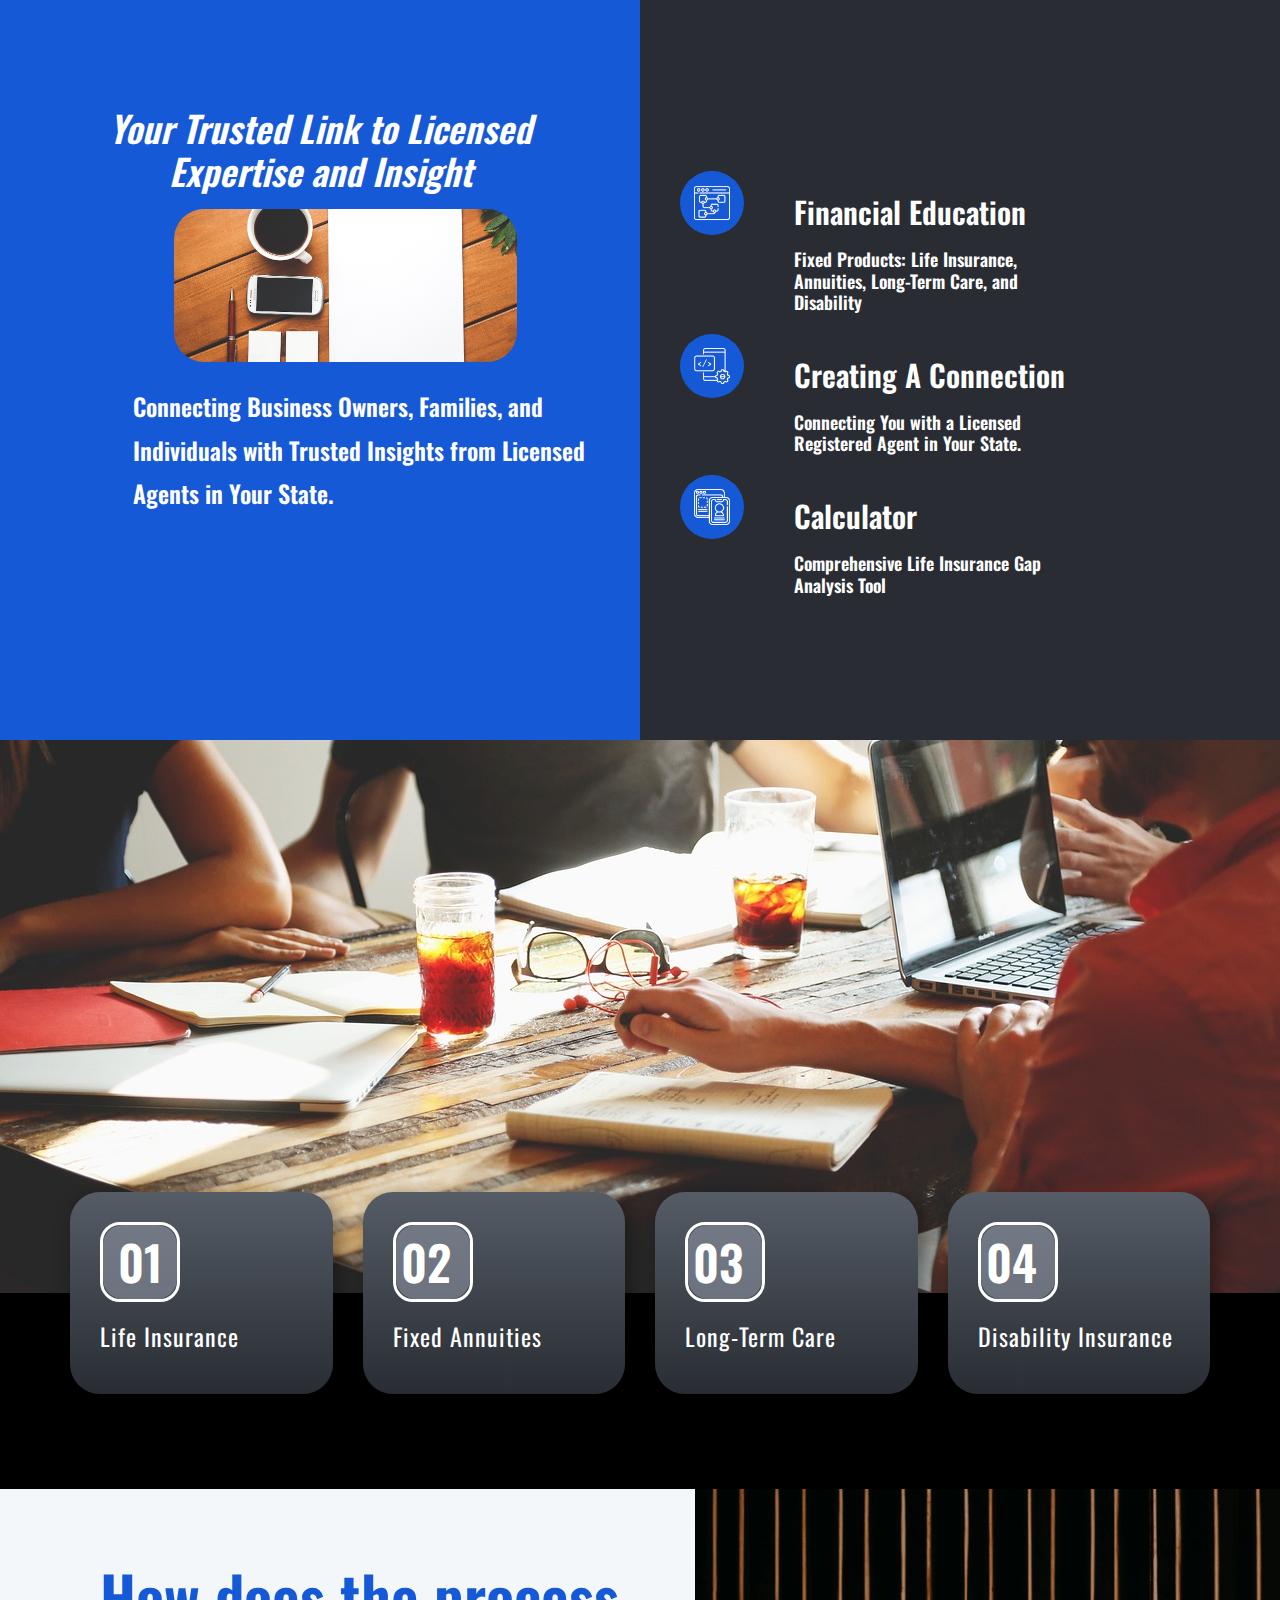
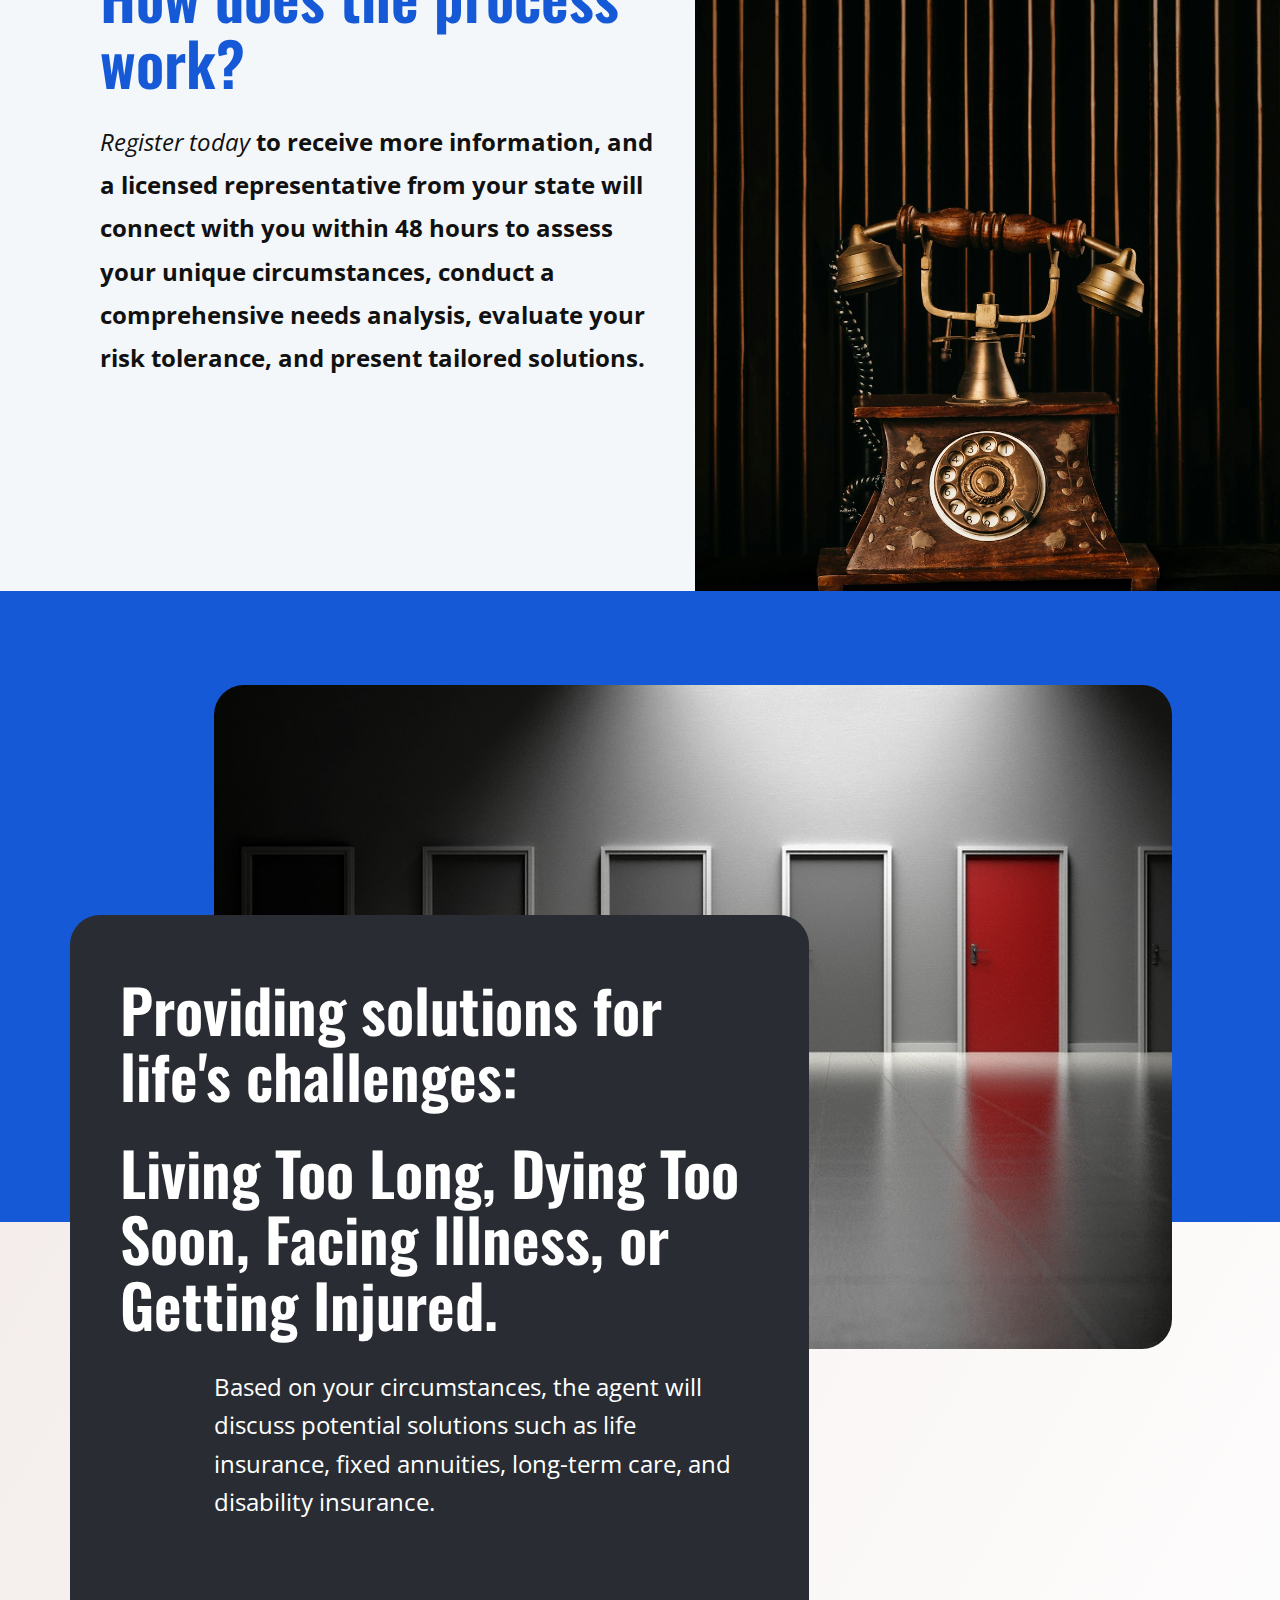
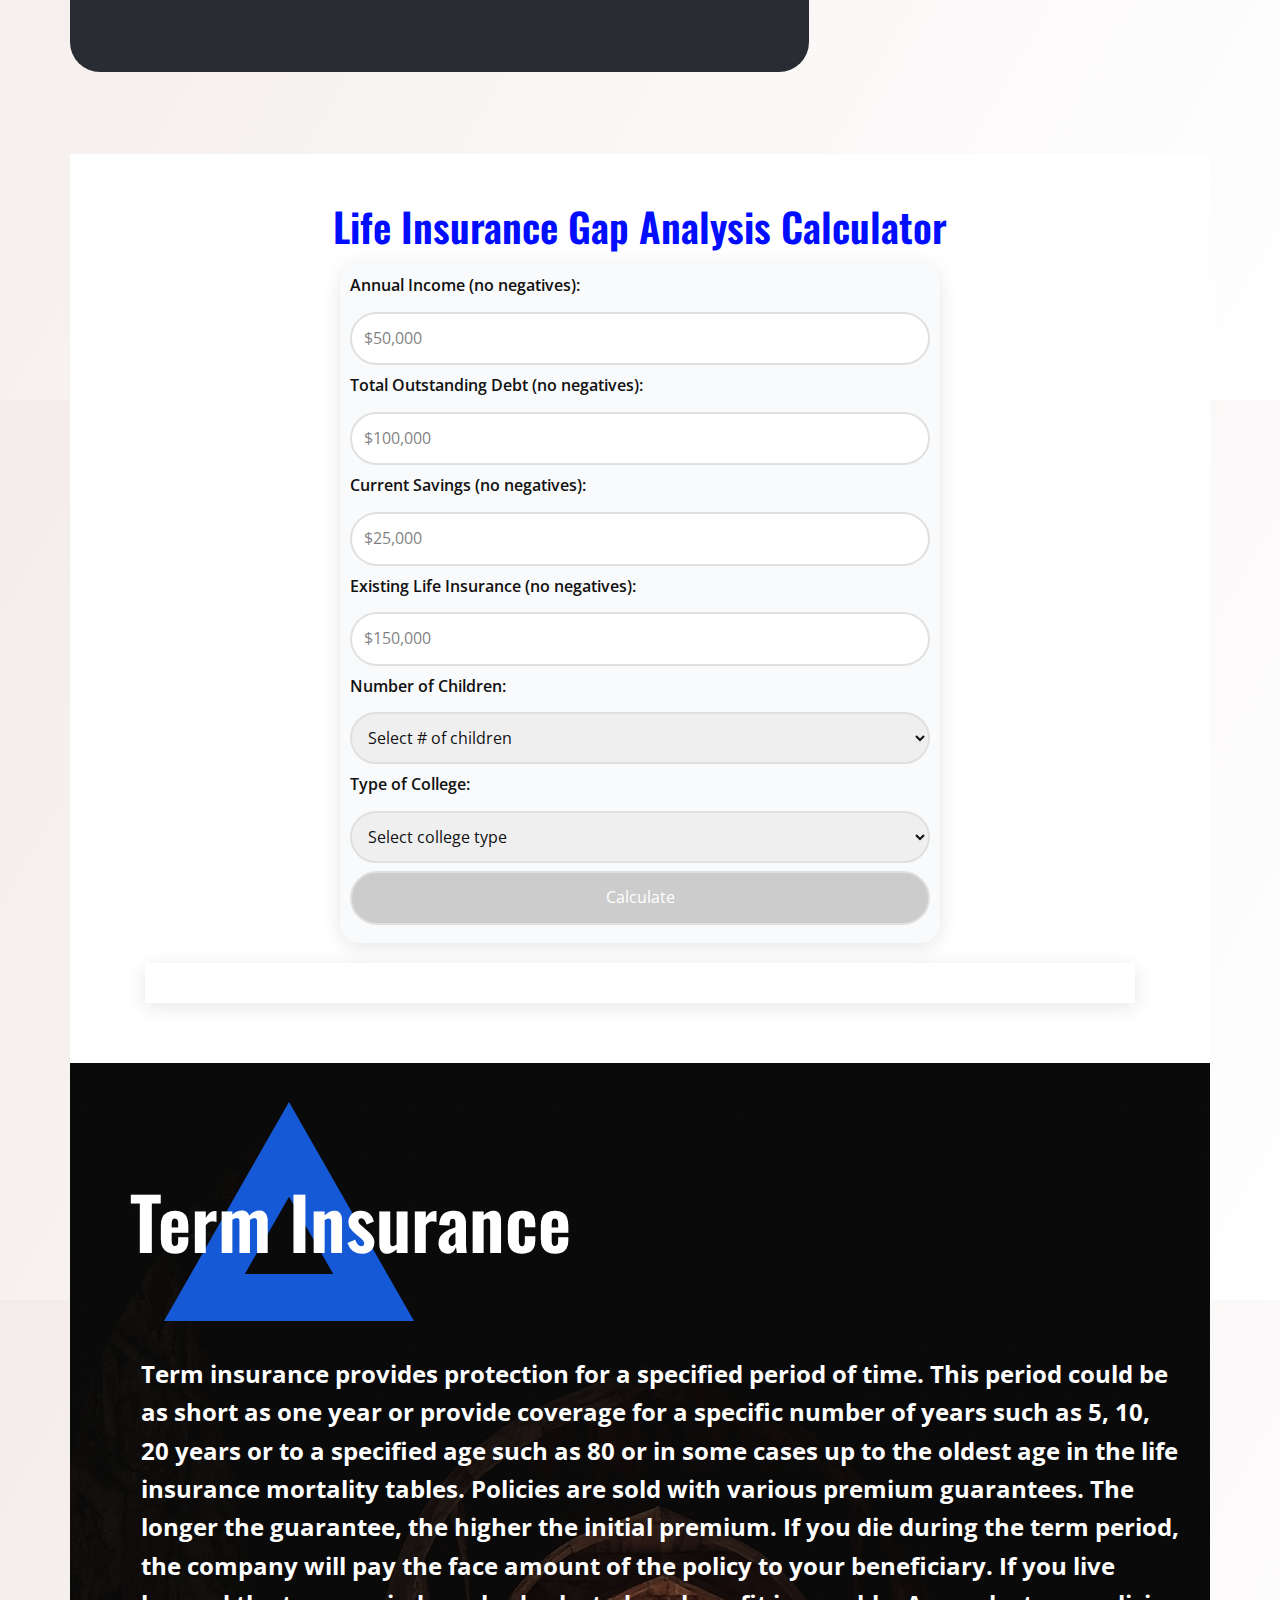
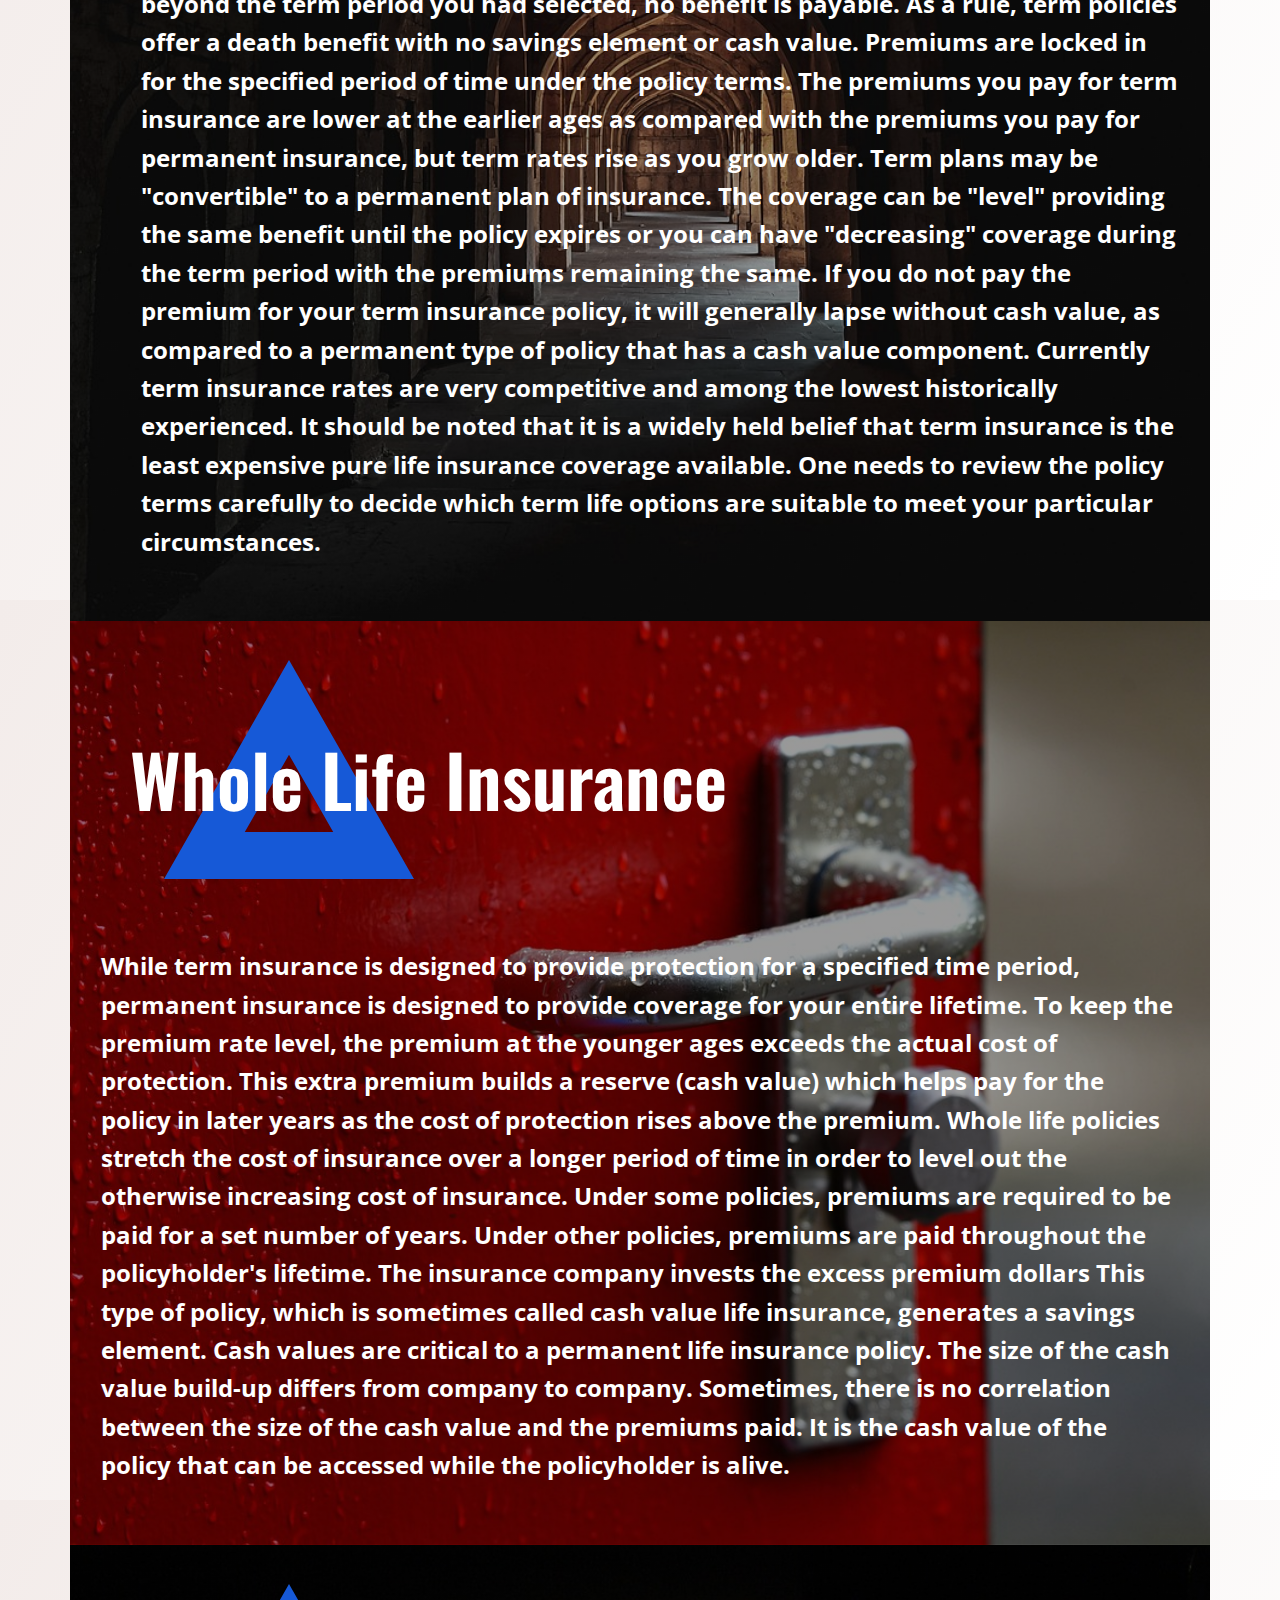
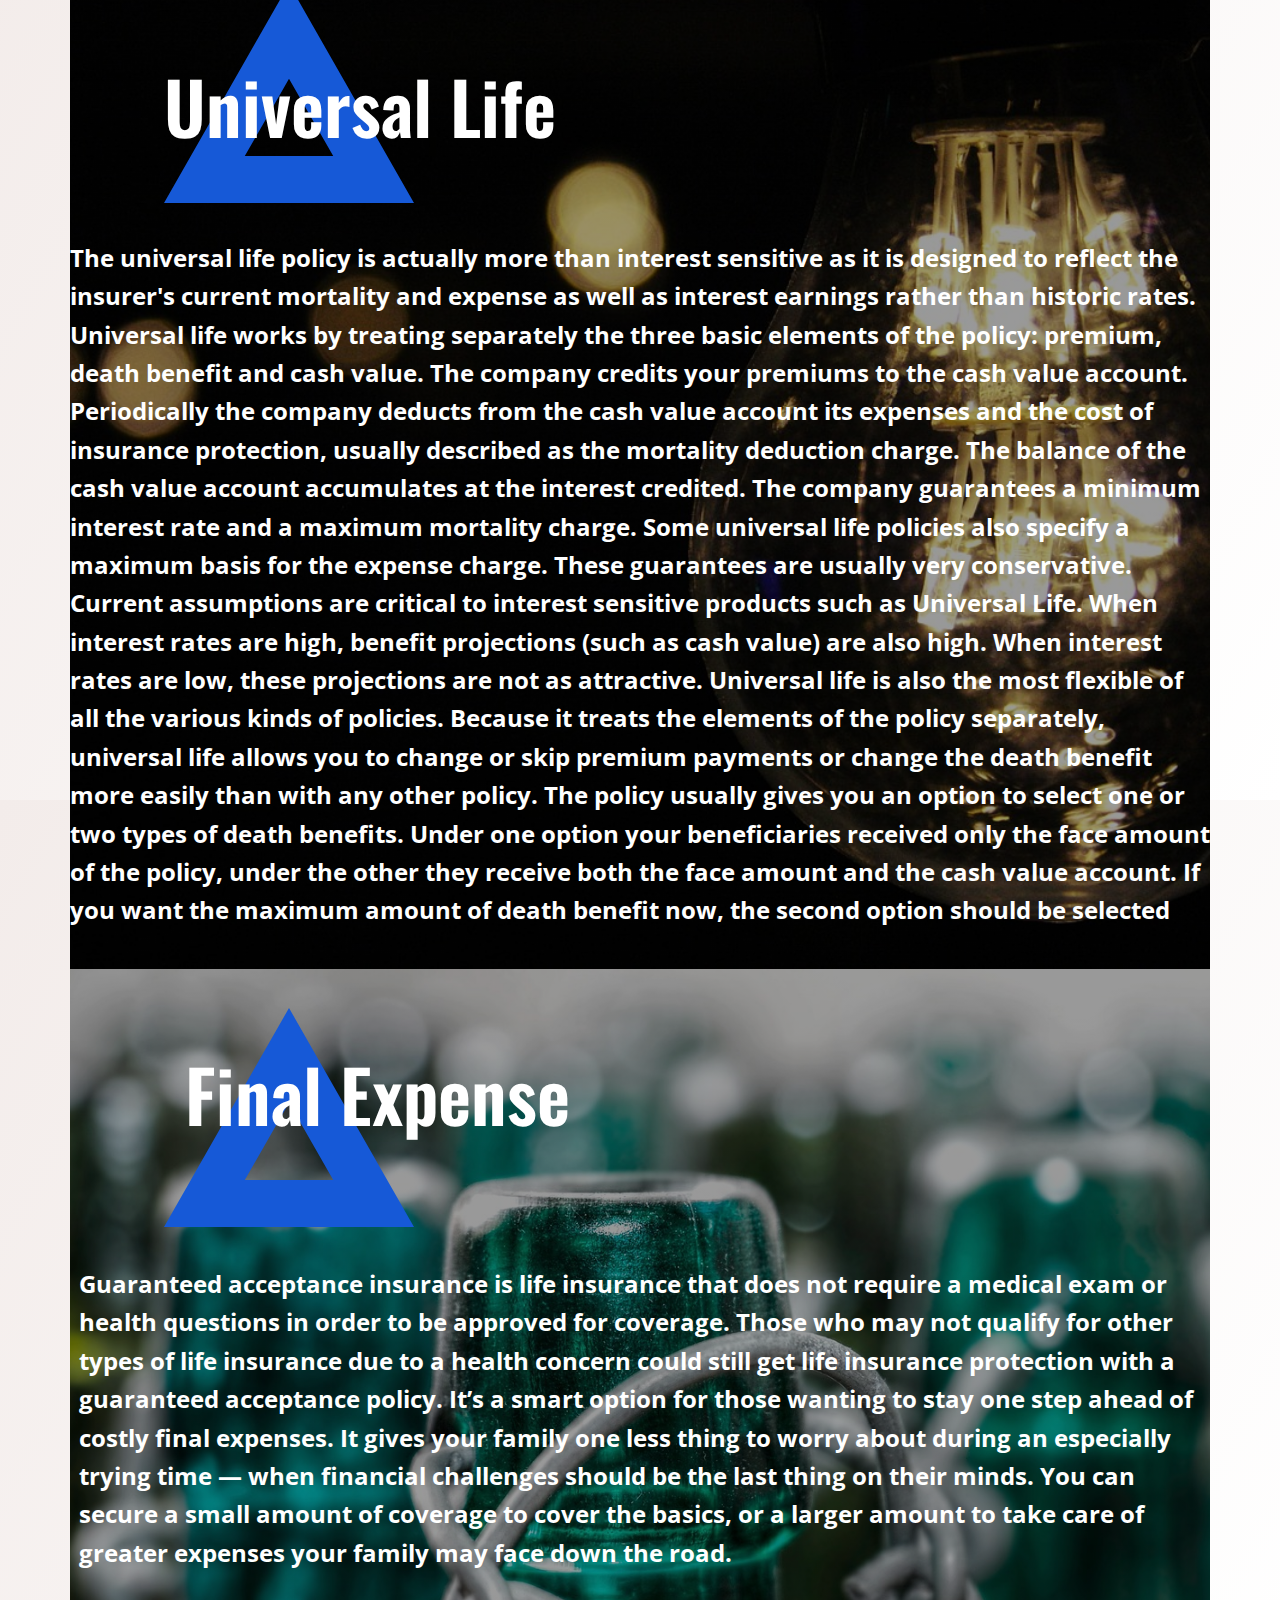
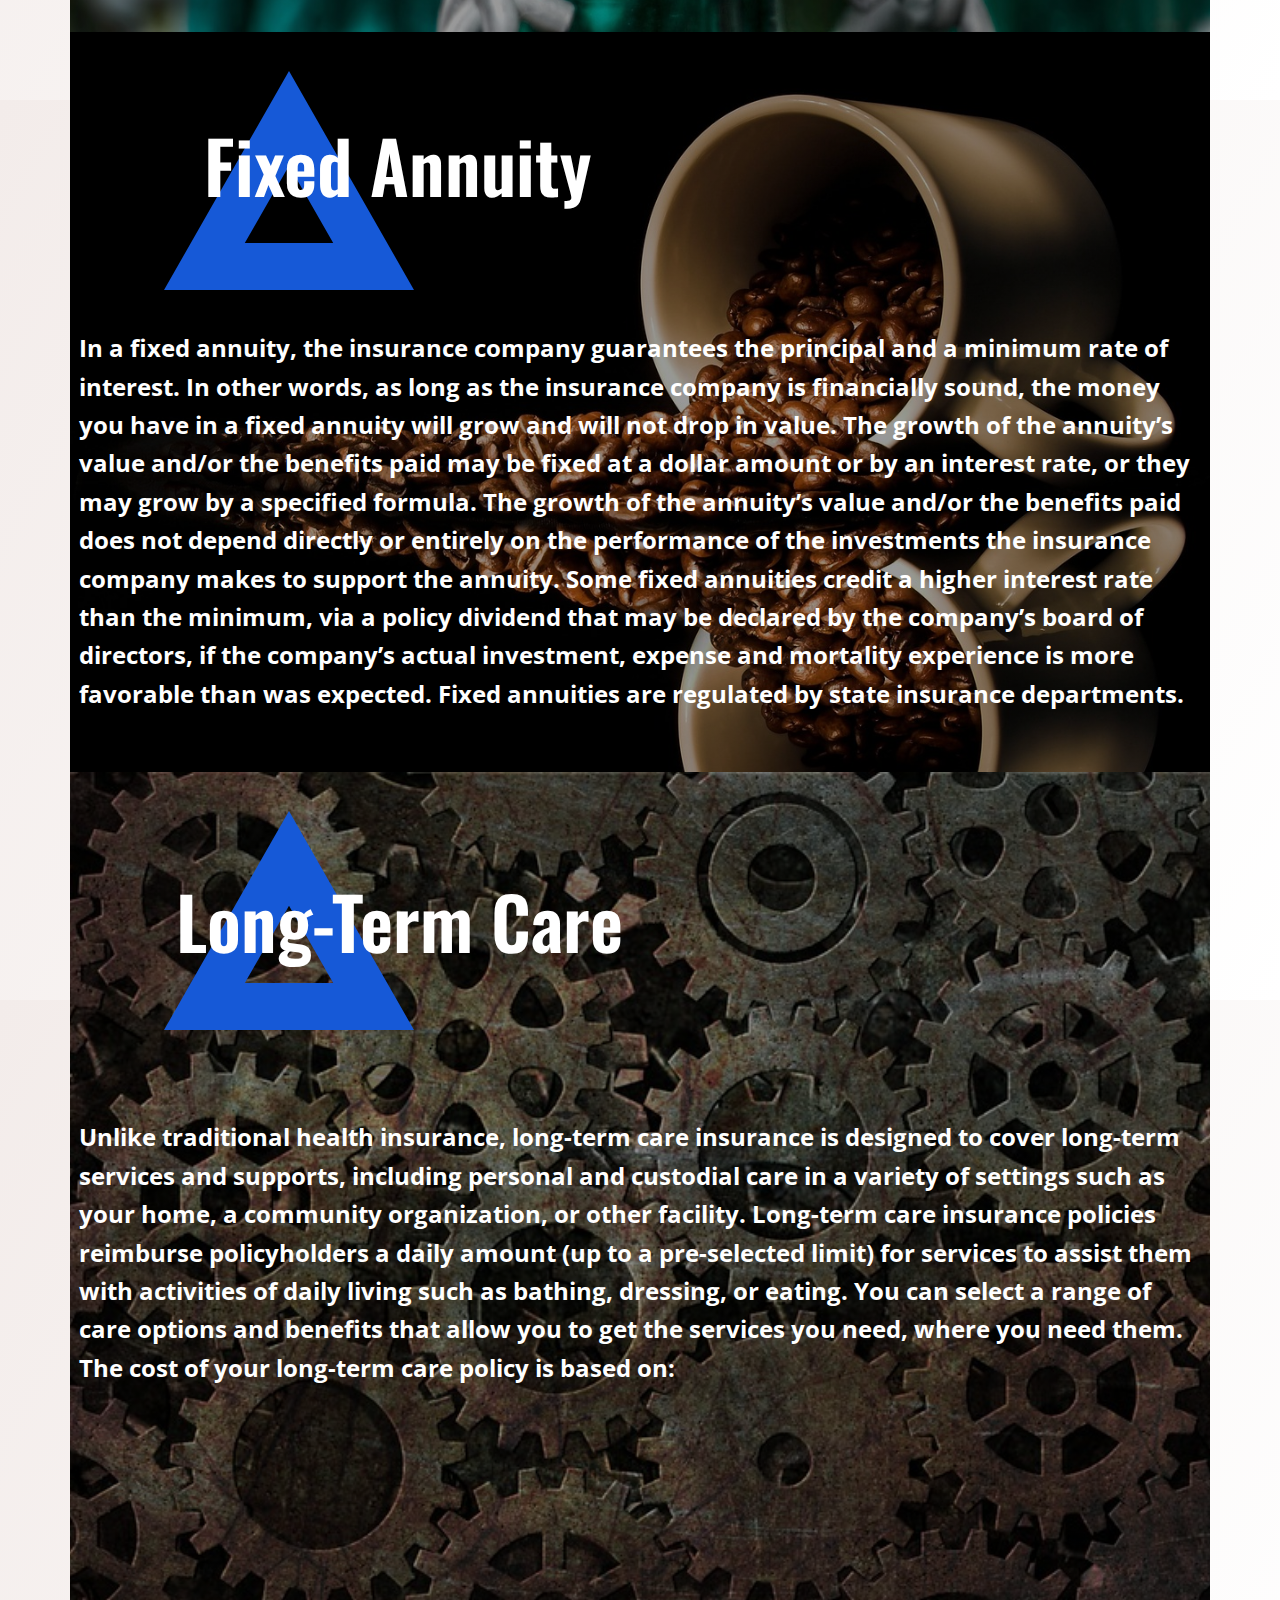
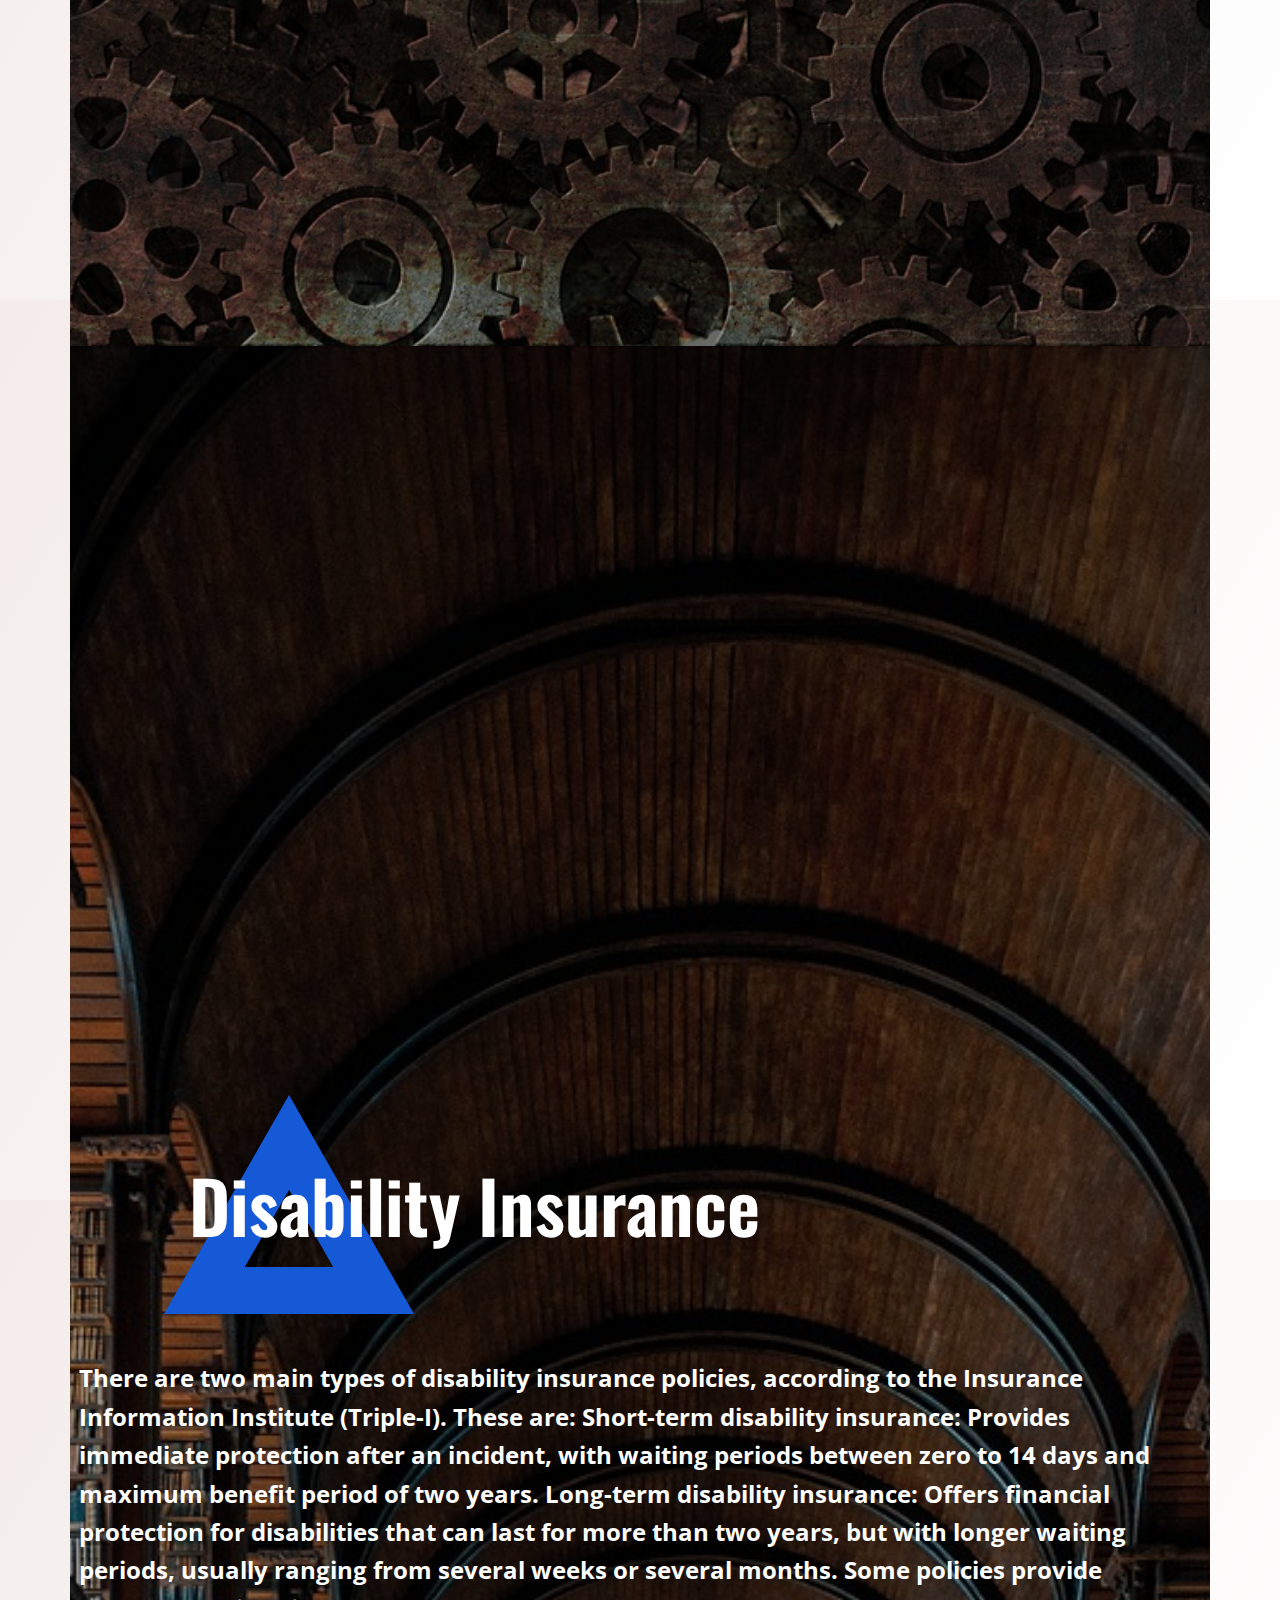
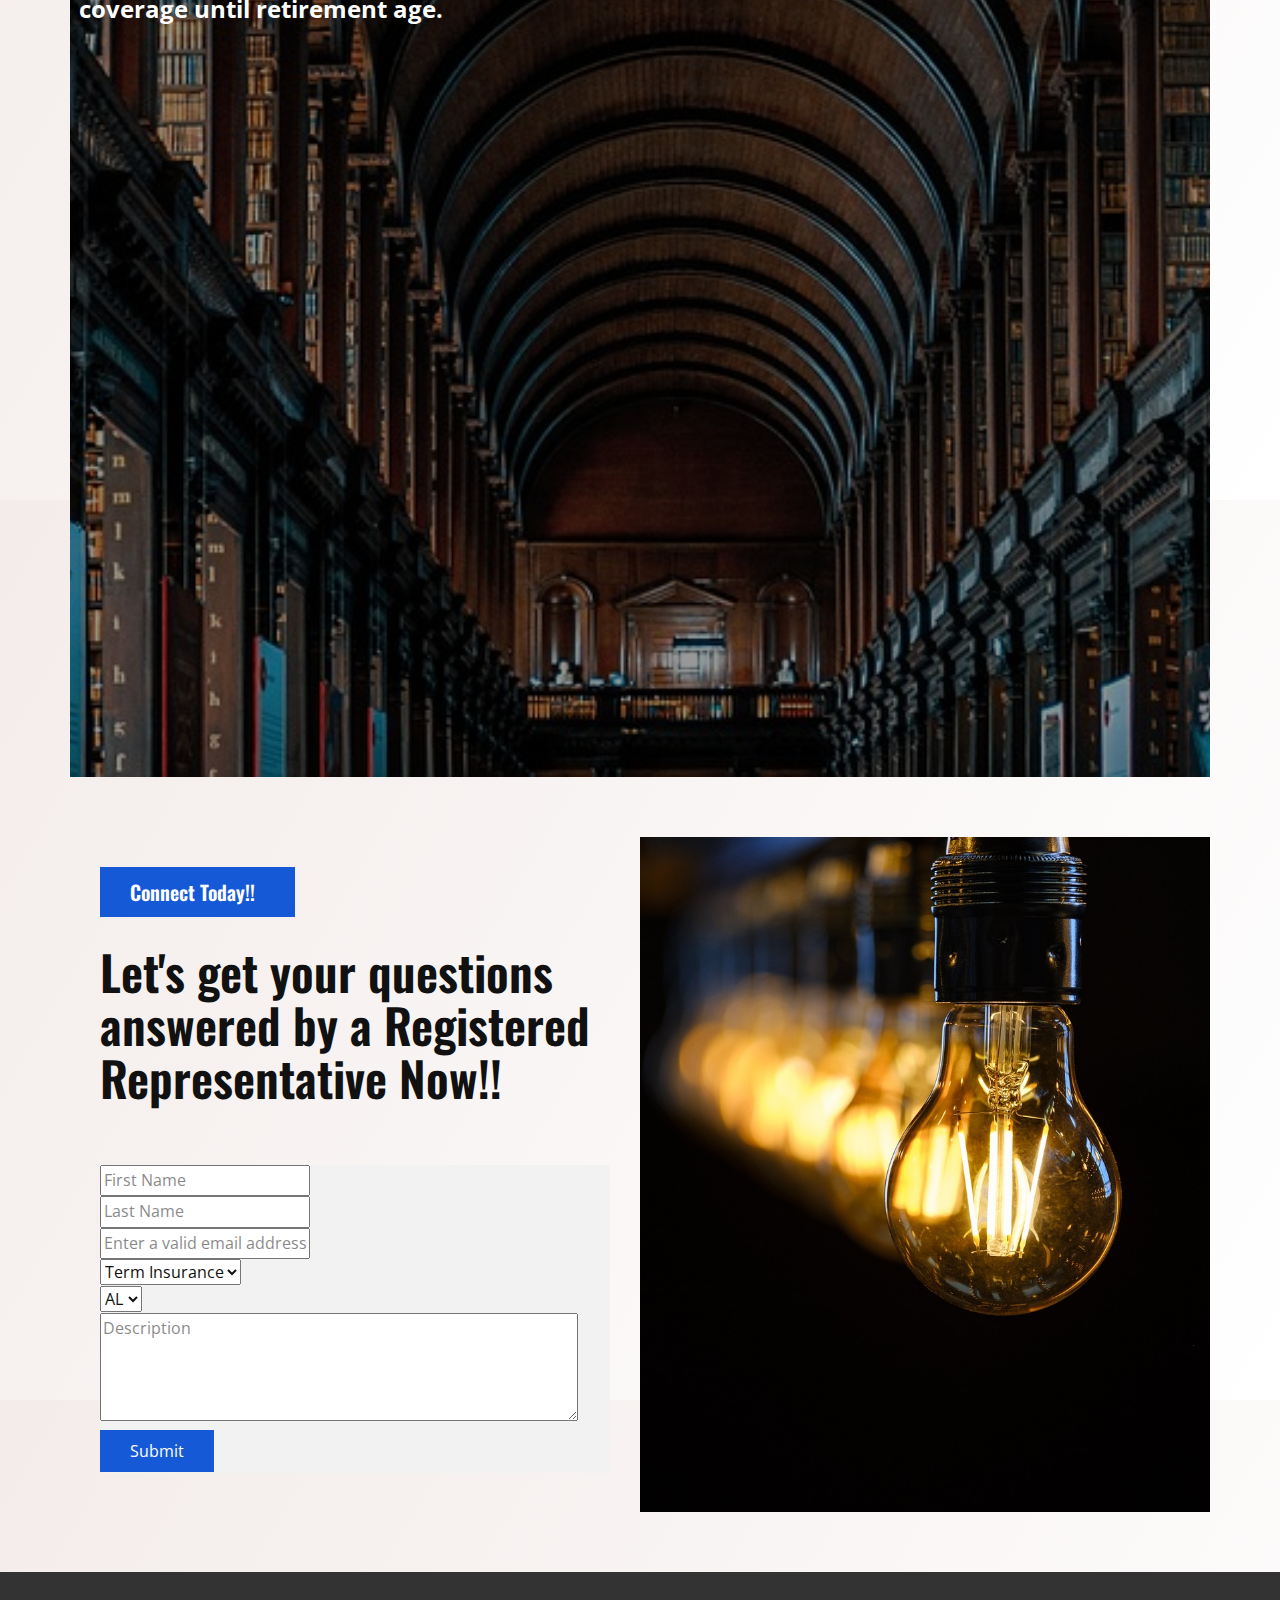
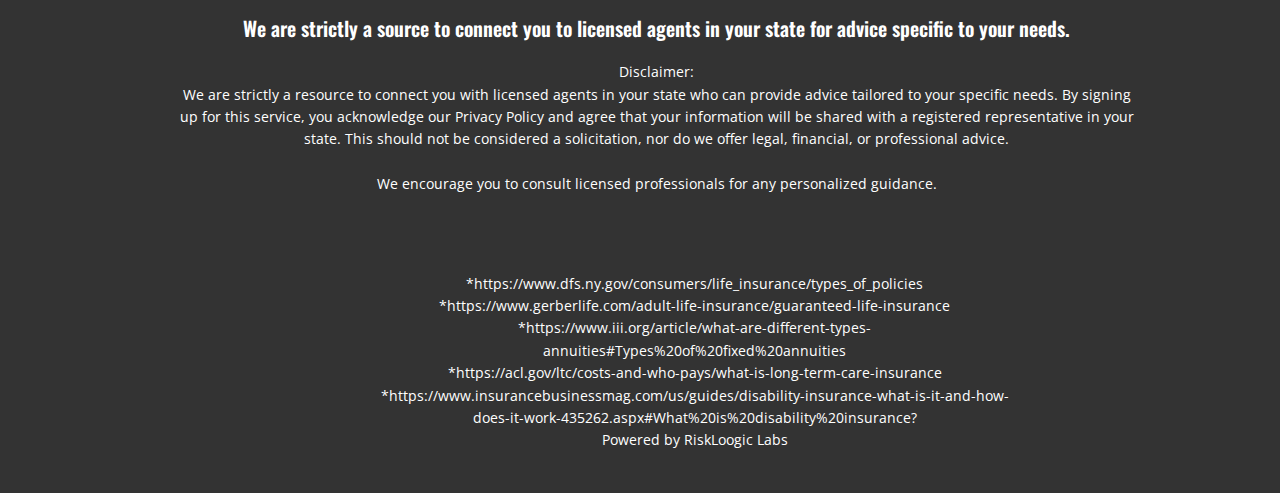
<file: index.html>
<!DOCTYPE html>
<html style="font-size: 16px;" lang="en">
<head>
  <meta name="viewport" content="width=device-width, initial-scale=1.0">
  <meta charset="utf-8">
  <meta name="keywords" content="Lead Generation, Connecting Consumers to Registered Agents, Life Insurance, Fixed Annuities, Long-Term Care, Disability Insurance">
  <meta name="description" content="We help bridge the gap for business owners, families, and individuals with guidance from licensed professionals in your state.  Whether it's for your business or personal needs, we’re here to simplify the process and empower your journey.">
  <title>RiskLogic Lab</title>
  <!-- Nicepage default CSS and JS -->
  <link rel="stylesheet" href="nicepage.css" media="screen">
  <link rel="stylesheet" href="index.css" media="screen">
  <script class="u-script" type="text/javascript" src="jquery-1.9.1.min.js" defer=""></script>
  <script class="u-script" type="text/javascript" src="nicepage.js" defer=""></script>
  <meta name="generator" content="Nicepage 7.2.3, nicepage.com">
  <meta name="referrer" content="origin">
  <link id="u-theme-google-font" rel="stylesheet" href="https://fonts.googleapis.com/css?family=Oswald:200,300,400,500,600,700|Open+Sans:300,300i,400,400i,500,500i,600,600i,700,700i,800,800i">
  <link id="u-page-google-font" rel="stylesheet" href="https://fonts.googleapis.com/css?family=Oswald:200,300,400,500,600,700">
  <meta name="theme-color" content="#1659d7">
  <meta property="og:title" content="Home">
  <meta property="og:description" content="">
  <meta property="og:type" content="website">
  <link rel="canonical" href="/">

  <!-- ===== Script to load reCAPTCHA (from File #1) ===== -->
  <script>
    function gdprConfirmed() {
        return true;
    }
    function dynamicLoadScript() {
        var script = document.createElement('script');
        script.src = 'https://www.google.com/recaptcha/api.js?render=6Lf_qqcqAAAAAFF_woYz7bR80hzzUjmgFzIHOEsZ';
        script.async = true;
        document.body.appendChild(script);
        script.onload = function() {
            let event = new CustomEvent("recaptchaLoaded");
            document.dispatchEvent(event);
        };
    }
    document.addEventListener('DOMContentLoaded', function () {
        var confirmButton = document.querySelector('.u-cookies-consent .u-button-confirm');
        if (confirmButton) {
            confirmButton.onclick = dynamicLoadScript;
        }
    });
    document.addEventListener("DOMContentLoaded", function(){
        if (!gdprConfirmed()) {
            return;
        }
        dynamicLoadScript();
    });
    document.addEventListener("recaptchaLoaded", function() {
        if (!gdprConfirmed()) {
            return;
        }
        (function (grecaptcha, sitekey, actions) {
            var recaptcha = {
                execute: function (action, submitFormCb) {
                    try {
                        grecaptcha.execute(sitekey, {action: action}).then(function (token) {
                            var forms = document.getElementsByTagName('form');
                            for (var i = 0; i < forms.length; i++) {
                                var response = forms[i].querySelector('[name="recaptchaResponse"]');
                                if (!response) {
                                    response = document.createElement('input');
                                    response.setAttribute('type', 'hidden');
                                    response.setAttribute('name', 'recaptchaResponse');
                                    forms[i].appendChild(response);
                                }
                                response.setAttribute('value', token);
                            }
                            submitFormCb();
                        });
                    } catch (e) {
                        var formError = document.querySelector('.u-form-send-error');
                        if (formError) {
                            formError.innerText = 'Site Owner Error: ' + e.message.replace(/:[\s\S]*/, '');
                            formError.style.display = 'block';
                        }
                    }
                },
                executeContact: function (submitFormCb) {
                    recaptcha.execute(actions['contact'], submitFormCb);
                }
            };
            window.recaptchaObject = recaptcha;
        })(
            grecaptcha,
            '6Lf_qqcqAAAAAFF_woYz7bR80hzzUjmgFzIHOEsZ',
            {'contact': 'contact'}
        );
    });
  </script>

  <!-- ====== Styles & Script from File #2 (Calculator) ====== -->
  <style>
    /* =========================
       Calculator & Contact Form 
       (Imported from File #2)
       ========================= */
    body {
      font-family: 'Poppins', sans-serif; /* Ensures consistency */
      margin: 0;
      padding: 0;
      line-height: 1.6;
      color: #3A3A3A;
      background: linear-gradient(120deg, #F3ECEA, #FFFFFF);
    }
    .container {
      width: 90%;
      max-width: 1200px;
      margin: 0 auto;
    }
    .calculator-section {
      padding: 30px 20px;
      background: #FFFFFF;
    }
    .calculator-section h2 {
      color: #000DFF;
      text-align: center;
      font-size: 2.5rem;
      font-weight: 600;
      margin-bottom: 15px;
    }
    .calculator-section form {
      display: grid;
      gap: 8px;
      max-width: 600px;
      margin: 0 auto;
      background: #F9FAFB;
      padding: 10px;
      border-radius: 20px;
      box-shadow: 0 4px 20px rgba(0, 0, 0, 0.1);
    }
    .calculator-section label {
      font-weight: 600;
      margin-bottom: 5px;
    }
    .calculator-section input,
    .calculator-section select,
    .calculator-section button {
      padding: 12px;
      border: 2px solid #E0E0E0;
      border-radius: 50px;
      font-size: 1rem;
    }
    .calculator-section button {
      background: #000DFF;
      color: white;
      cursor: pointer;
      transition: all 0.3s ease-in-out;
    }
    .calculator-section button:hover {
      background: #6B73FF;
      transform: translateY(-5px);
      box-shadow: 0 5px 15px rgba(107, 115, 255, 0.5);
    }
    .calculator-section button:disabled {
      background: #CCCCCC;
      cursor: not-allowed;
      box-shadow: none;
    }
    .results-section {
      margin-top: 20px;
      margin-bottom: 30px;
      padding: 20px;
      background: #FFFFFF;
      border-radius: 2px;
      box-shadow: 0 4px 20px rgba(0, 0, 0, 0.1);
      text-align: center;
    }
    .results-section p {
      font-size: 1.1rem;
      margin: 2px 0;
    }
    .highlight-green {
      color: green;
      font-weight: bold;
    }
    .highlight-red {
      color: red;
      font-weight: bold;
    }
    .contact-form {
      position: relative;
      margin-top: 20px;
      padding: 5px;
      background: #F9FAFB;
      border-radius: 10px;
      box-shadow: 0 4px 20px rgba(0, 0, 0, 0.1);
      max-width: 600px;
      margin-left: auto;
      margin-right: auto;
    }
    .contact-form label {
      font-weight: 600;
      margin-bottom: 5px;
      display: block;
    }
    .contact-form input,
    .contact-form select {
      width: 100%;
      padding: 12px;
      border: 2px solid #E0E0E0;
      border-radius: 50px;
      font-size: 1rem;
      margin-bottom: 10px;
      box-sizing: border-box;
    }
    .contact-form .button-row {
      display: flex;
      justify-content: space-between;
      align-items: center;
    }
    .contact-form button {
      background: #000DFF;
      color: white;
      cursor: pointer;
      transition: all 0.3s ease-in-out;
      width: 30%;
      padding: 10px;
      border-radius: 50px;
      font-size: 1rem;
    }
    .contact-form button:disabled {
      background: #CCCCCC;
      cursor: not-allowed;
    }
    .contact-form button:hover:not(:disabled) {
      background: #6B73FF;
    }
    .checkbox-container {
      display: flex;
      align-items: center;
      gap: 5px;
      margin: 0;
      padding: 0;
    }
    .checkbox-container input[type="checkbox"] {
      margin: 0;
      padding: 0;
      vertical-align: middle;
    }
    .checkbox-container label {
      margin: 0;
      padding: 0;
      font-size: 1rem;
      line-height: 1.5;
      white-space: nowrap;
    }
    .hidden {
      display: none; /* for toggling */
    }
  </style>

  <script>
    /* ===========================================
       HELPER: Parse Float & Check for Negatives
       =========================================== */
    function parseAndCheckNegative(fieldId) {
      // Remove all chars except digits, decimal points, minus signs
      const raw = document.getElementById(fieldId).value.replace(/[^\d.-]/g, "");
      const parsed = parseFloat(raw) || 0;
      return parsed;
    }

    /* ==========================
       CALCULATOR VALIDATION
       ========================== */
    function validateCalculatorForm() {
      const fields = ["income", "debt", "savings", "existing-insurance"];
      let negativeFound = false;

      // Check for negatives
      for (let id of fields) {
        const val = parseAndCheckNegative(id);
        if (val < 0) {
          negativeFound = true;
          break;
        }
      }

      // Basic presence checks
      const incomeVal = document.getElementById("income").value.trim();
      const debtVal = document.getElementById("debt").value.trim();
      const savingsVal = document.getElementById("savings").value.trim();
      const existingVal = document.getElementById("existing-insurance").value.trim();
      const numChildren = document.getElementById("num-children").value;
      const collegeType = document.getElementById("college-type").value;

      // Must not be empty + no negatives
      const isValid =
        incomeVal &&
        debtVal &&
        savingsVal &&
        existingVal &&
        numChildren &&
        collegeType &&
        !negativeFound;

      const calcErrorDiv = document.getElementById("calcError");
      if (negativeFound) {
        calcErrorDiv.textContent = "No negative values allowed.";
      } else {
        calcErrorDiv.textContent = "";
      }

      // Enable or disable the Calculate button
      const submitButton = document.querySelector(
        ".calculator-section button[type='submit']"
      );
      if (submitButton) {
        submitButton.disabled = !isValid;
      }
    }

    /* ==========================
       CALCULATOR SUBMISSION
       ========================== */
    function submitCalculator(event) {
      event.preventDefault();
      const fields = ["income", "debt", "savings", "existing-insurance"];
      for (let id of fields) {
        const val = parseAndCheckNegative(id);
        if (val < 0) {
          document.getElementById("calcError").textContent =
            "No negative values allowed.";
          return; // Stop if negative
        }
      }

      // Parse inputs
      const income = parseFloat(
        document.getElementById("income").value.replace(/[^\d.-]/g, "")
      ) || 0;
      const debt = parseFloat(
        document.getElementById("debt").value.replace(/[^\d.-]/g, "")
      ) || 0;
      const savings = parseFloat(
        document.getElementById("savings").value.replace(/[^\d.-]/g, "")
      ) || 0;
      const insurance = parseFloat(
        document.getElementById("existing-insurance").value.replace(/[^\d.-]/g, "")
      ) || 0;

      const children = document.getElementById("num-children").value;
      const collegeType = document.getElementById("college-type").value;

      // Determine college cost
      let collegeCostPerChild = 0;
      if (collegeType === "state") {
        collegeCostPerChild = 144000;
      } else if (collegeType === "private") {
        collegeCostPerChild = 280000;
      }
      let totalCollegeCost = 0;
      if (children !== "Not-Applicable" && children !== "") {
        totalCollegeCost = parseInt(children) * collegeCostPerChild;
      }

      // Calculate the gap
      const totalRequired = income / 0.05 + debt + totalCollegeCost - savings;
      let gap = totalRequired - insurance;

      // Determine Surplus vs. Gap
      const resultsSection = document.getElementById("results");
      let message = "";
      let gapLabel = "";
      let gapClass = "";
      let gapDisplay = 0;

      if (gap < 0) {
        // Surplus scenario
        message = `
          <p class="highlight-green">
            Based on this preliminary analysis, it appears you have sufficient 
            life insurance coverage. However, as this is a simplified assessment, 
            we recommend connecting with a registered representative from your state. 
            They can review your risk tolerance and conduct a comprehensive needs analysis 
            to ensure your coverage fully aligns with your needs. Please complete the form below 
            to get started.
          </p>`;
        gapLabel = "Surplus";
        gapClass = "highlight-green";
        gapDisplay = Math.abs(gap); // Show as positive
      } else {
        // Gap scenario
        message = `
          <p class="highlight-red">
            Based on this analysis, it appears you may have a life insurance coverage gap 
            and may benefit from exploring additional coverage options. We can connect you 
            with a registered representative in your state to perform a comprehensive needs 
            analysis and evaluate your risk tolerance, ensuring you receive coverage tailored 
            to your individual circumstances.
          </p>`;
        gapLabel = "Life Insurance Gap";
        gapClass = "highlight-red";
        gapDisplay = gap === 0 ? 0 : -Math.abs(gap);
      }

      // Render results
      resultsSection.innerHTML = `
        <div class="results-section">
          <h3>Analysis Results</h3>
          <p>Income Replacement Need: $${(income / 0.05).toLocaleString()}</p>
          <p>Debt: $${debt.toLocaleString()}</p>
          <p>Savings: $${savings.toLocaleString()}</p>
          <p>Existing Insurance: $${insurance.toLocaleString()}</p>
          <p>College Costs for ${
            children === "Not-Applicable" ? 0 : children
          } child(ren): $${totalCollegeCost.toLocaleString()}</p>
          ${message}
          <p>
            <strong class="${gapClass}">
              ${gapLabel}: $${gapDisplay.toLocaleString()}
            </strong>
          </p>
        </div>
      `;

      // Show the contact form
      document.querySelector(".contact-form").style.display = "block";
    }

    /* =====================================
       CONTACT FORM VALIDATION & LOGIC
       ===================================== */
    function validateContactForm() {
      const firstName = document.getElementById("first-name").value.trim();
      const lastName = document.getElementById("last-name").value.trim();
      const email = document.getElementById("email").value.trim();
      const phone = document.getElementById("phone").value.trim();
      const state = document.getElementById("state").value;
      const age = document.getElementById("age").value;
      const insuranceType = document.getElementById("insuranceType").value;
      const agree = document.getElementById("agree").checked;

      // Additional fields
      const sharedAmount = document.getElementById("shared-amount").value;
      const finalExpenseAmount = document.getElementById("finalExpenseAmount").value;

      // Basic required fields
      if (!firstName || !lastName || !email || !phone || !state || !age || !insuranceType || !agree) {
        return false;
      }

      // Insurance-type-specific fields
      switch (insuranceType) {
        case "term":
        case "whole":
        case "universal":
        case "fixed-annuity":
          return sharedAmount !== "";
        case "final":
          return finalExpenseAmount !== "";
        case "ltc":
        case "disability":
          return true;
        default:
          return false;
      }
    }

    function toggleInsuranceFields() {
      const insuranceType = document.getElementById("insuranceType").value;
      const sharedAmountField = document.getElementById("sharedAmountField");
      const finalExpenseField = document.getElementById("finalExpenseField");
      const ltcField = document.getElementById("ltcField");
      const disabilityField = document.getElementById("disabilityField");

      // Hide all by default
      sharedAmountField.classList.add("hidden");
      finalExpenseField.classList.add("hidden");
      ltcField.classList.add("hidden");
      disabilityField.classList.add("hidden");

      if (
        insuranceType === "term" ||
        insuranceType === "whole" ||
        insuranceType === "universal" ||
        insuranceType === "fixed-annuity"
      ) {
        sharedAmountField.classList.remove("hidden");
      } else if (insuranceType === "final") {
        finalExpenseField.classList.remove("hidden");
      } else if (insuranceType === "ltc") {
        ltcField.classList.remove("hidden");
      } else if (insuranceType === "disability") {
        disabilityField.classList.remove("hidden");
      }

      updateSubmitButton();
    }

    function updateSubmitButton() {
      const submitButton = document.getElementById("submit-btn");
      if (validateContactForm()) {
        submitButton.disabled = false;
        submitButton.style.background = "#00FF00"; // green if valid
      } else {
        submitButton.disabled = true;
        submitButton.style.background = "#CCCCCC"; // gray if invalid
      }
    }

    function closeContactForm() {
      document.querySelector(".contact-form").style.display = "none";
    }

    document.addEventListener("DOMContentLoaded", () => {
      // Initially hide contact form
      document.querySelector(".contact-form").style.display = "none";

      // Add error div under the calculator
      const calcWrapper = document.querySelector(".calculator-section form");
      const errorDiv = document.createElement("div");
      errorDiv.id = "calcError";
      errorDiv.style.color = "red";
      calcWrapper.appendChild(errorDiv);

      // Calculator form validation triggers
      const calculatorInputs = document.querySelectorAll(
        "#income, #debt, #savings, #existing-insurance, #num-children, #college-type"
      );
      calculatorInputs.forEach((input) => {
        input.addEventListener("input", validateCalculatorForm);
        input.addEventListener("change", validateCalculatorForm);
      });
      validateCalculatorForm(); // initial check

      // Contact form validation triggers
      const contactInputs = document.querySelectorAll(
        "#first-name, #last-name, #email, #phone, #state, #age, #insuranceType, #shared-amount, #finalExpenseAmount, #agree"
      );
      contactInputs.forEach((input) => {
        input.addEventListener("input", updateSubmitButton);
        input.addEventListener("change", updateSubmitButton);
      });
    });
  </script>
  <!-- End of File #2 code integration -->

  <meta data-intl-tel-input-cdn-path="intlTelInput/">
</head>

<body class="u-body u-xl-mode" data-lang="en">
  <!-- ===== SECTION 1 (Hero / Intro) ===== -->
  <section class="u-align-center u-clearfix u-container-align-center u-section-1" id="sec-cb4e">
    <div class="data-layout-selected u-clearfix u-expanded-width u-layout-wrap u-layout-wrap-1">
      <div class="u-gutter-0 u-layout">
        <div class="u-layout-row">
          <div class="u-align-left-lg u-align-left-md u-align-left-sm u-align-left-xl u-container-style u-layout-cell u-palette-1-base u-size-30 u-layout-cell-1">
            <div class="u-container-layout u-valign-bottom-xs u-container-layout-1">
              <h2 class="u-align-center u-custom-font u-font-oswald u-text u-text-1">Your Trusted Link to Licensed Expertise and Insight</h2>
              <img class="u-image u-image-round u-radius-30 u-image-1" src="images/9bac3ac108f74b2fc1551dd92a93b5e2bc3e66d7d5db0537091377b8cb9dacca52f867b0adaa9ea7cdfbe44918096db2edc0ffabefc7610119e74f_1280.jpg" alt="" data-image-width="1280" data-image-height="853">
              <h6 class="u-align-left-md u-align-left-sm u-align-left-xs u-text u-text-2">
                <span style="font-size: 1.5rem;">Connecting Business Owners, Families, and Individuals with Trusted Insights from Licensed Agents in Your State.</span>
              </h6>
            </div>
          </div>
          <div class="u-align-left u-container-align-left u-container-style u-layout-cell u-palette-5-dark-3 u-shape-rectangle u-size-30 u-layout-cell-2">
            <div class="u-container-layout u-container-layout-2">
              <div class="custom-expanded u-list u-list-1">
                <div class="u-repeater u-repeater-1">
                  <div class="u-align-left u-container-align-left u-container-style u-list-item u-repeater-item u-shape-rectangle u-list-item-1">
                    <div class="u-container-layout u-similar-container u-valign-bottom u-container-layout-3">
                      <span class="u-file-icon u-icon u-icon-circle u-palette-1-base u-text-white u-icon-1">
                        <img src="images/1548686-acfb7b17.png" alt="">
                      </span>
                      <h3 class="u-text u-text-3">Financial Education</h3>
                      <h6 class="u-text u-text-4">Fixed Products: Life Insurance, Annuities, Long-Term Care, and Disability</h6>
                    </div>
                  </div>
                  <div class="u-align-left u-container-align-left u-container-style u-list-item u-repeater-item u-shape-rectangle u-list-item-2">
                    <div class="u-container-layout u-similar-container u-valign-bottom u-container-layout-4">
                      <span class="u-file-icon u-icon u-icon-circle u-palette-1-base u-text-white u-icon-2">
                        <img src="images/1688519-cac84758.png" alt="">
                      </span>
                      <h3 class="u-text u-text-5">Creating A Connection</h3>
                      <h6 class="u-text u-text-6">Connecting You with a Licensed Registered Agent in Your State.</h6>
                    </div>
                  </div>
                  <div class="u-align-left u-container-align-left u-container-style u-list-item u-repeater-item u-shape-rectangle u-list-item-3">
                    <div class="u-container-layout u-similar-container u-valign-bottom u-container-layout-5">
                      <span class="u-file-icon u-icon u-icon-circle u-palette-1-base u-text-white u-icon-3">
                        <img src="images/4365874-8b619f17.png" alt="">
                      </span>
                      <h3 class="u-text u-text-7">Calculator</h3>
                      <h6 class="u-text u-text-8">Comprehensive Life Insurance Gap Analysis Tool</h6>
                    </div>
                  </div>
                </div><!-- .u-repeater -->
              </div><!-- .u-list -->
            </div>
          </div>
        </div>
      </div>
    </div>
  </section>

  <!-- ===== SECTION 2 (Features / Info) ===== -->
  <section class="u-align-center u-black u-clearfix u-container-align-center u-section-2" id="sec-039a">
    <img class="u-expanded-width u-image u-image-1" src="images/e7a14e7ab0bd038368c2cde740b40557565e4125b564dab028b6d5ac96f19e227c5b9f5ec02313636ec8f304f92599d72125eedf9c1bb30f52158c_1280.jpg" data-image-width="1280" data-image-height="853">
    <div class="u-list u-list-1">
      <div class="u-repeater u-repeater-1">
        <div class="u-align-left u-container-align-left u-container-style u-gradient u-list-item u-radius-30 u-repeater-item u-shape-round u-list-item-1">
          <div class="u-container-layout u-similar-container u-container-layout-1">
            <div class="u-align-center u-border-radius-50 u-container-align-center u-container-style u-group u-opacity u-opacity-65 u-palette-5-dark-1 u-radius-20 u-shape-round u-group-1">
              <div class="u-container-layout u-valign-middle u-container-layout-2">
                <h2 class="u-text u-text-1">01</h2>
              </div>
            </div>
            <h5 class="u-text u-text-body-alt-color u-text-2">Life Insurance</h5>
          </div>
        </div>
        <div class="u-align-left u-container-align-left u-container-style u-gradient u-list-item u-radius-30 u-repeater-item u-shape-round u-list-item-2">
          <div class="u-container-layout u-similar-container u-container-layout-3">
            <div class="u-align-center u-border-radius-50 u-container-align-center u-container-style u-group u-opacity u-opacity-65 u-palette-5-dark-1 u-radius-20 u-shape-round u-video-cover u-group-2">
              <div class="u-container-layout u-valign-middle u-container-layout-4">
                <h2 class="u-text u-text-default u-text-3">02</h2>
              </div>
            </div>
            <h5 class="u-text u-text-body-alt-color u-text-4">Fixed Annuities</h5>
          </div>
        </div>
        <div class="u-align-left u-container-align-left u-container-style u-gradient u-list-item u-radius-30 u-repeater-item u-shape-round u-list-item-3">
          <div class="u-container-layout u-similar-container u-container-layout-5">
            <div class="u-align-center u-border-radius-50 u-container-align-center u-container-style u-group u-opacity u-opacity-65 u-palette-5-dark-1 u-radius-20 u-shape-round u-video-cover u-group-3">
              <div class="u-container-layout u-valign-middle u-container-layout-6">
                <h2 class="u-text u-text-default u-text-5">03</h2>
              </div>
            </div>
            <h5 class="u-text u-text-body-alt-color u-text-6">Long-Term Care</h5>
          </div>
        </div>
        <div class="u-align-left u-container-align-left u-container-style u-gradient u-list-item u-radius-30 u-repeater-item u-shape-round u-list-item-3">
          <div class="u-container-layout u-similar-container u-container-layout-5">
            <div class="u-align-center u-border-radius-50 u-container-align-center u-container-style u-group u-opacity u-opacity-65 u-palette-5-dark-1 u-radius-20 u-shape-round u-video-cover u-group-3">
              <div class="u-container-layout u-valign-middle u-container-layout-6">
                <h2 class="u-text u-text-default u-text-5">04</h2>
              </div>
            </div>
            <h5 class="u-text u-text-body-alt-color u-text-6">Disability Insurance</h5>
          </div>
        </div>
      </div>
    </div>
  </section>

  <!-- ===== SECTION 3 (Process Explanation) ===== -->
  <section class="u-clearfix u-image u-valign-bottom-xs u-section-3" id="carousel_9b75" data-image-width="1980" data-image-height="1141">
    <div class="data-layout-selected u-clearfix u-layout-wrap u-layout-wrap-1">
      <div class="u-layout">
        <div class="u-layout-row">
          <div class="u-align-left u-container-align-left u-container-style u-layout-cell u-shape-rectangle u-size-31-lg u-size-31-xl u-size-60-md u-size-60-sm u-size-60-xs u-layout-cell-1">
            <div class="u-container-layout u-container-layout-1">
              <h2 class="u-text u-text-palette-1-base u-text-1">
                <span style="font-weight: 700;"></span>How does the process work?
              </h2>
              <p class="u-text u-text-2">
                <span style="font-weight: 400; font-style: italic;">Register today</span> to receive more information, and a licensed representative from your state will connect with you within 48 hours to assess your unique circumstances, conduct a comprehensive needs analysis, evaluate your risk tolerance, and present tailored solutions.
              </p>
            </div>
          </div>
          <div class="u-container-style u-image u-layout-cell u-size-29-lg u-size-29-xl u-size-60-md u-size-60-sm u-size-60-xs u-image-1" data-image-width="853" data-image-height="1280">
            <div class="u-container-layout u-container-layout-2"></div>
          </div>
        </div>
      </div>
    </div>
  </section>

  <!-- ===== SECTION 4 (Solutions Overview) ===== -->
  <section class="u-clearfix u-section-4" id="carousel_7715">
    <div class="u-expanded-width u-palette-1-base u-shape u-shape-rectangle u-shape-1"></div>
    <img src="images/b16d765e57515531302bb80810c85ce5e6d5cfd824f6a16b2c610057f2d2c0bd5380ccd6d83fa95b140b4a0a38941a56c0d290e39f24992f905204_1280.jpg" class="u-align-left u-image u-image-round u-radius-30 u-image-1" data-image-width="1280" data-image-height="683">
    <div class="u-container-style u-group u-palette-5-dark-3 u-radius-30 u-shape-round u-group-1">
      <div class="u-container-layout u-container-layout-1">
        <h2 class="u-align-left u-text u-text-1">Providing solutions for life's challenges:</h2>
        <h2 class="u-align-left u-text u-text-1">
          Living Too Long, Dying Too Soon, Facing Illness, or Getting Injured.
        </h2>
        <p class="u-align-left u-text u-text-2">
          <span style="font-size: 1.5rem;">
            Based on your circumstances, the agent will discuss potential solutions 
            such as life insurance, fixed annuities, long-term care, and disability insurance.
          </span>
        </p>
      </div>
    </div>
  </section>

  <!-- ===== SECTION 5 (NEW CALCULATOR from File #2) ===== -->
  <section class="u-clearfix u-section-5" id="sec-9059">
    <div class="u-clearfix u-sheet u-sheet-1">
      <!-- 
        REPLACED the old calculator with the new code from File #2
      -->
      <section id="calculator" class="calculator-section">
        <div class="container">
          <h2>Life Insurance Gap Analysis Calculator</h2>
          <form onsubmit="submitCalculator(event)">
            <label for="income">Annual Income (no negatives):</label>
            <input type="text" id="income" name="income" placeholder="$50,000" required />

            <label for="debt">Total Outstanding Debt (no negatives):</label>
            <input type="text" id="debt" name="debt" placeholder="$100,000" required />

            <label for="savings">Current Savings (no negatives):</label>
            <input type="text" id="savings" name="savings" placeholder="$25,000" required />

            <label for="existing-insurance">Existing Life Insurance (no negatives):</label>
            <input type="text" id="existing-insurance" name="existing-insurance" placeholder="$150,000" required />

            <label for="num-children">Number of Children:</label>
            <select id="num-children" name="num-children" required>
              <option value="" disabled selected>Select # of children</option>
              <option value="Not-Applicable">Not Applicable</option>
              <option value="0">0</option>
              <option value="1">1</option>
              <option value="2">2</option>
              <option value="3">3</option>
              <option value="4">4</option>
              <option value="5">5</option>
              <option value="6">6</option>
              <option value="7">7</option>
              <option value="8">8</option>
              <option value="9">9</option>
              <option value="10">10</option>
              <option value="11">11</option>
              <option value="12">12</option>
              <option value="13">13</option>
            </select>

            <label for="college-type">Type of College:</label>
            <select id="college-type" name="college-type" required>
              <option value="" disabled selected>Select college type</option>
              <option value="Not-Applicable">Not Applicable</option>
              <option value="state">State School</option>
              <option value="private">Private School</option>
            </select>

            <button type="submit" disabled>Calculate</button>
            <!-- The error div (#calcError) is appended by JavaScript -->
          </form>

          <div id="results" class="results-section"></div>

          <!-- CONTACT FORM (hidden by default until calculation is done) -->
          <form
            class="contact-form"
            action="#"
            method="POST"
            style="padding: 20px; border-radius: 10px; box-shadow: 0 4px 20px rgba(0, 0, 0, 0.1);"
          >
            <h3>Contact Us</h3>
            <label for="first-name">First Name:</label>
            <input type="text" id="first-name" name="first-name" required />

            <label for="last-name">Last Name:</label>
            <input type="text" id="last-name" name="last-name" required />

            <label for="email">Email:</label>
            <input type="email" id="email" name="email" required />

            <label for="phone">Phone Number:</label>
            <input type="tel" id="phone" name="phone" required />

            <label for="state">State:</label>
            <select id="state" name="state" required>
              <option value="" disabled selected>Select a state</option>
              <option value="AL">Alabama</option>
              <option value="AK">Alaska</option>
              <option value="AZ">Arizona</option>
              <option value="AR">Arkansas</option>
              <option value="CA">California</option>
              <option value="CO">Colorado</option>
              <option value="CT">Connecticut</option>
              <option value="DE">Delaware</option>
              <option value="FL">Florida</option>
              <option value="GA">Georgia</option>
              <option value="HI">Hawaii</option>
              <option value="ID">Idaho</option>
              <option value="IL">Illinois</option>
              <option value="IN">Indiana</option>
              <option value="IA">Iowa</option>
              <option value="KS">Kansas</option>
              <option value="KY">Kentucky</option>
              <option value="LA">Louisiana</option>
              <option value="ME">Maine</option>
              <option value="MD">Maryland</option>
              <option value="MA">Massachusetts</option>
              <option value="MI">Michigan</option>
              <option value="MN">Minnesota</option>
              <option value="MS">Mississippi</option>
              <option value="MO">Missouri</option>
              <option value="MT">Montana</option>
              <option value="NE">Nebraska</option>
              <option value="NV">Nevada</option>
              <option value="NH">New Hampshire</option>
              <option value="NJ">New Jersey</option>
              <option value="NM">New Mexico</option>
              <option value="NY">New York</option>
              <option value="NC">North Carolina</option>
              <option value="ND">North Dakota</option>
              <option value="OH">Ohio</option>
              <option value="OK">Oklahoma</option>
              <option value="OR">Oregon</option>
              <option value="PA">Pennsylvania</option>
              <option value="RI">Rhode Island</option>
              <option value="SC">South Carolina</option>
              <option value="SD">South Dakota</option>
              <option value="TN">Tennessee</option>
              <option value="TX">Texas</option>
              <option value="UT">Utah</option>
              <option value="VT">Vermont</option>
              <option value="VA">Virginia</option>
              <option value="WA">Washington</option>
              <option value="WV">West Virginia</option>
              <option value="WI">Wisconsin</option>
              <option value="WY">Wyoming</option>
            </select>

            <label for="age">Age:</label>
            <select id="age" name="age" required>
              <option value="" disabled selected>Select your age</option>
              <script>
                for (let i = 18; i <= 100; i++) {
                  document.write(`<option value="${i}">${i}</option>`);
                }
              </script>
            </select>

            <label for="insuranceType">Type of Insurance:</label>
            <select
              id="insuranceType"
              name="insuranceType"
              required
              onchange="toggleInsuranceFields()"
            >
              <option value="" disabled selected>Select Type of Insurance</option>
              <option value="term">Term</option>
              <option value="whole">Whole Life</option>
              <option value="universal">Universal Life</option>
              <option value="fixed-annuity">Fixed Annuity</option>
              <option value="final">Final Expense</option>
              <option value="ltc">Long-Term Care Insurance</option>
              <option value="disability">Disability Insurance</option>
            </select>

            <!-- Shared Field (Term/Whole/Universal/Fixed-Annuity) -->
            <div id="sharedAmountField" class="hidden">
              <label for="shared-amount">Amount of Insurance:</label>
              <select id="shared-amount" name="shared-amount">
                <option value="" disabled selected>Select an amount</option>
                <option value="$100,000">$100,000</option>
                <option value="$250,000">$250,000</option>
                <option value="$500,000">$500,000</option>
                <option value="$750,000">$750,000</option>
                <option value="$1,000,000">$1,000,000</option>
                <option value="$1,500,000">$1,500,000</option>
                <option value="$2,000,000">$2,000,000</option>
                <option value="$2.5 million+">$2.5 million+</option>
              </select>
            </div>

            <!-- Final Expense -->
            <div id="finalExpenseField" class="hidden">
              <label for="finalExpenseAmount">Amount of Insurance:</label>
              <select id="finalExpenseAmount" name="finalExpenseAmount">
                <option value="" disabled selected>Select an amount</option>
                <option value="$15,000">$15,000</option>
                <option value="$25,000">$25,000</option>
              </select>
            </div>

            <!-- Long-Term Care -->
            <div id="ltcField" class="hidden">
              <p>For Long-Term Care Insurance, please submit for additional information.</p>
            </div>

            <!-- Disability -->
            <div id="disabilityField" class="hidden">
              <p>For Disability Insurance, please submit for additional information.</p>
            </div>

            <!-- Checkbox Agreement -->
            <div class="checkbox-container">
              <input type="checkbox" id="agree" name="agree" required />
              <label for="agree">
                I confirm I have read and agree to the
                <a href="#" style="color: blue; text-decoration: underline;">Privacy Policy</a>.
              </label>
            </div>

            <!-- Submit & Close Buttons -->
            <div class="button-row" style="margin-top: 20px;">
              <button
                type="submit"
                id="submit-btn"
                style="background: #CCCCCC; color: white; width: 45%; padding: 10px; border-radius: 50px;"
                disabled
              >
                Submit
              </button>
              <button
                type="button"
                onclick="closeContactForm()"
                style="background: #000DFF; color: white; width: 45%; padding: 10px; border-radius: 50px;"
              >
                Close
              </button>
            </div>
          </form>
        </div>

<script>
function submitFormData(event) {
    event.preventDefault();
    const formData = new FormData(event.target);
    const data = {};
    formData.forEach((value, key) => {
        data[key] = value;
    });

    const scriptURL = 'https://script.google.com/macros/s/AKfycbwRRqHSHY2Kwj1tM6SNuRlxmSfmZHcrSSOFSkq9cSSLBih45AmeJk5qtW99g9Qtaiur8A/exec';

    fetch(scriptURL, {
        method: 'POST',
        body: new URLSearchParams(data)
    })
    .then(response => {
        if (response.ok) {
            alert('Form submitted successfully!');
            event.target.reset();
        } else {
            alert('Error submitting the form. Please try again.');
        }
    })
    .catch(error => {
        console.error('Error:', error);
        alert('Error submitting the form. Please try again.');
    });
}

document.addEventListener('DOMContentLoaded', () => {
    const contactForm = document.querySelector('.contact-form');
    if (contactForm) {
        contactForm.addEventListener('submit', submitFormData);
    }
});

</script>
  </section>

  <!-- ===== SECTION 6 (Term Insurance) ===== -->
  <section class="u-align-center u-clearfix u-container-align-center u-image u-shading u-section-7"
           id="carousel_a4d7"
           data-image-width="1280"
           data-image-height="960">
    <div class="u-clearfix u-sheet u-sheet-1">
      <div class="u-shape u-shape-svg u-text-palette-1-base u-shape-1">
        <svg class="u-svg-link" preserveAspectRatio="none" viewBox="0 0 160 140"><use xlink:href="#svg-8ecf"></use></svg>
        <svg class="u-svg-content" viewBox="0 0 160 140" x="0px" y="0px" id="svg-8ecf">
          <path d="M80,60.5l28.3,49.5H51.7L80,60.5 M80,0L0,140h160L80,0L80,0z"></path>
        </svg>
      </div>
      <h1 class="u-text u-text-default-lg u-text-default-md u-text-default-sm u-text-default-xl u-title u-text-1">
        Term Insurance
      </h1>
      <p class="u-align-left u-heading-font u-text u-text-2">
        Term insurance provides protection for a specified period of time. This period could be as short as one year or provide coverage for a specific number of years such as 5, 10, 20 years or to a specified age such as 80 or in some cases up to the oldest age in the life insurance mortality tables. Policies are sold with various premium guarantees. The longer the guarantee, the higher the initial premium. If you die during the term period, the company will pay the face amount of the policy to your beneficiary. If you live beyond the term period you had selected, no benefit is payable. As a rule, term policies offer a death benefit with no savings element or cash value.

Premiums are locked in for the specified period of time under the policy terms. The premiums you pay for term insurance are lower at the earlier ages as compared with the premiums you pay for permanent insurance, but term rates rise as you grow older. Term plans may be "convertible" to a permanent plan of insurance. The coverage can be "level" providing the same benefit until the policy expires or you can have "decreasing" coverage during the term period with the premiums remaining the same. If you do not pay the premium for your term insurance policy, it will generally lapse without cash value, as compared to a permanent type of policy that has a cash value component. Currently term insurance rates are very competitive and among the lowest historically experienced.

It should be noted that it is a widely held belief that term insurance is the least expensive pure life insurance coverage available. One needs to review the policy terms carefully to decide which term life options are suitable to meet your particular circumstances.
      </p>
    </div>
  </section>

  <!-- ===== SECTION 7 (Whole Life) ===== -->
  <section class="u-align-center u-clearfix u-container-align-center u-container-align-center-lg u-container-align-center-xl u-image u-shading u-section-8"
           id="carousel_e6ab"
           data-image-width="1280"
           data-image-height="854">
    <div class="u-clearfix u-sheet u-sheet-1">
      <div class="u-shape u-shape-svg u-text-palette-1-base u-shape-1">
        <svg class="u-svg-link" preserveAspectRatio="none" viewBox="0 0 160 140"><use xlink:href="#svg-8ecf"></use></svg>
        <svg class="u-svg-content" viewBox="0 0 160 140" x="0px" y="0px" id="svg-8ecf">
          <path d="M80,60.5l28.3,49.5H51.7L80,60.5 M80,0L0,140h160L80,0L80,0z"></path>
        </svg>
      </div>
      <h1 class="u-text u-text-default-lg u-text-default-md u-text-default-sm u-text-default-xl u-title u-text-1">
        Whole Life Insurance
      </h1>
      <p class="u-align-left u-heading-font u-text u-text-2">
While term insurance is designed to provide protection for a specified time period, permanent insurance is designed to provide coverage for your entire lifetime. To keep the premium rate level, the premium at the younger ages exceeds the actual cost of protection. This extra premium builds a reserve (cash value) which helps pay for the policy in later years as the cost of protection rises above the premium. Whole life policies stretch the cost of insurance over a longer period of time in order to level out the otherwise increasing cost of insurance. Under some policies, premiums are required to be paid for a set number of years. Under other policies, premiums are paid throughout the policyholder's lifetime. The insurance company invests the excess premium dollars

This type of policy, which is sometimes called cash value life insurance, generates a savings element. Cash values are critical to a permanent life insurance policy. The size of the cash value build-up differs from company to company. Sometimes, there is no correlation between the size of the cash value and the premiums paid. It is the cash value of the policy that can be accessed while the policyholder is alive.
      </p>
    </div>
  </section>

  <!-- ===== SECTION 8 (Universal Life) ===== -->
  <section class="u-align-center u-clearfix u-container-align-center u-image u-shading u-section-9"
           id="carousel_d19c"
           data-image-width="1280"
           data-image-height="853">
    <div class="u-clearfix u-sheet u-valign-middle u-sheet-1">
      <div class="u-shape u-shape-svg u-text-palette-1-base u-shape-1">
        <svg class="u-svg-link" preserveAspectRatio="none" viewBox="0 0 160 140"><use xlink:href="#svg-8ecf"></use></svg>
        <svg class="u-svg-content" viewBox="0 0 160 140" x="0px" y="0px" id="svg-8ecf">
          <path d="M80,60.5l28.3,49.5H51.7L80,60.5 M80,0L0,140h160L80,0L80,0z"></path>
        </svg>
      </div>
      <h1 class="u-text u-title u-text-1">Universal Life</h1>
      <p class="u-align-left u-heading-font u-text u-text-2">
The universal life policy is actually more than interest sensitive as it is designed to reflect the insurer's current mortality and expense as well as interest earnings rather than historic rates. Universal life works by treating separately the three basic elements of the policy: premium, death benefit and cash value. The company credits your premiums to the cash value account. Periodically the company deducts from the cash value account its expenses and the cost of insurance protection, usually described as the mortality deduction charge. The balance of the cash value account accumulates at the interest credited. The company guarantees a minimum interest rate and a maximum mortality charge. Some universal life policies also specify a maximum basis for the expense charge. These guarantees are usually very conservative. Current assumptions are critical to interest sensitive products such as Universal Life. When interest rates are high, benefit projections (such as cash value) are also high. When interest rates are low, these projections are not as attractive.

Universal life is also the most flexible of all the various kinds of policies. Because it treats the elements of the policy separately, universal life allows you to change or skip premium payments or change the death benefit more easily than with any other policy.

The policy usually gives you an option to select one or two types of death benefits. Under one option your beneficiaries received only the face amount of the policy, under the other they receive both the face amount and the cash value account. If you want the maximum amount of death benefit now, the second option should be selected
        <!-- (rest of the text from File #1) -->
      </p>
    </div>
  </section>

  <!-- ===== SECTION 9 (Final Expense) ===== -->
  <section class="u-align-center u-clearfix u-container-align-center u-image u-shading u-section-10"
           id="carousel_4626"
           data-image-width="1280"
           data-image-height="736">
    <div class="u-clearfix u-sheet u-valign-middle-md u-valign-middle-sm u-sheet-1">
      <div class="u-shape u-shape-svg u-text-palette-1-base u-shape-1">
        <svg class="u-svg-link" preserveAspectRatio="none" viewBox="0 0 160 140"><use xlink:href="#svg-8ecf"></use></svg>
        <svg class="u-svg-content" viewBox="0 0 160 140" x="0px" y="0px" id="svg-8ecf">
          <path d="M80,60.5l28.3,49.5H51.7L80,60.5 M80,0L0,140h160L80,0L80,0z"></path>
        </svg>
      </div>
      <h1 class="u-text u-title u-text-1">Final Expense</h1>
      <p class="u-align-left u-heading-font u-text u-text-2">
Guaranteed acceptance insurance is life insurance that does not require a medical exam or health questions in order to be approved for coverage. Those who may not qualify for other types of life insurance due to a health concern could still get life insurance protection with a guaranteed acceptance policy. It’s a smart option for those wanting to stay one step ahead of costly final expenses. It gives your family one less thing to worry about during an especially trying time — when financial challenges should be the last thing on their minds. You can secure a small amount of coverage to cover the basics, or a larger amount to take care of greater expenses your family may face down the road.
      </p>
    </div>
  </section>

  <!-- ===== SECTION 10 (Fixed Annuity) ===== -->
  <section class="u-align-center u-clearfix u-container-align-center u-image u-shading u-section-11"
           id="carousel_c714"
           data-image-width="1280"
           data-image-height="1024">
    <div class="u-clearfix u-sheet u-sheet-1">
      <div class="u-shape u-shape-svg u-text-palette-1-base u-shape-1">
        <svg class="u-svg-link" preserveAspectRatio="none" viewBox="0 0 160 140"><use xlink:href="#svg-8ecf"></use></svg>
        <svg class="u-svg-content" viewBox="0 0 160 140" x="0px" y="0px" id="svg-8ecf">
          <path d="M80,60.5l28.3,49.5H51.7L80,60.5 M80,0L0,140h160L80,0L80,0z"></path>
        </svg>
      </div>
      <h1 class="u-text u-title u-text-1">Fixed Annuity</h1>
      <p class="u-align-left u-heading-font u-text u-text-2">
In a fixed annuity, the insurance company guarantees the principal and a minimum rate of interest. In other words, as long as the insurance company is financially sound, the money you have in a fixed annuity will grow and will not drop in value. The growth of the annuity’s value and/or the benefits paid may be fixed at a dollar amount or by an interest rate, or they may grow by a specified formula. The growth of the annuity’s value and/or the benefits paid does not depend directly or entirely on the performance of the investments the insurance company makes to support the annuity. Some fixed annuities credit a higher interest rate than the minimum, via a policy dividend that may be declared by the company’s board of directors, if the company’s actual investment, expense and mortality experience is more favorable than was expected. Fixed annuities are regulated by state insurance departments.
      </p>
    </div>
  </section>

  <!-- ===== SECTION 11 (Long-Term Care) ===== -->
  <section class="u-align-center u-clearfix u-container-align-center u-image u-shading u-section-12"
           id="carousel_cec8"
           data-image-width="1280"
           data-image-height="720">
    <div class="u-clearfix u-sheet u-sheet-1">
      <div class="u-shape u-shape-svg u-text-palette-1-base u-shape-1">
        <svg class="u-svg-link" preserveAspectRatio="none" viewBox="0 0 160 140"><use xlink:href="#svg-8ecf"></use></svg>
        <svg class="u-svg-content" viewBox="0 0 160 140" x="0px" y="0px" id="svg-8ecf">
          <path d="M80,60.5l28.3,49.5H51.7L80,60.5 M80,0L0,140h160L80,0L80,0z"></path>
        </svg>
      </div>
      <h1 class="u-text u-title u-text-1">Long-Term Care</h1>
      <p class="u-align-left u-heading-font u-text u-text-white u-text-2">
Unlike traditional health insurance, long-term care insurance is designed to cover long-term services and supports, including personal and custodial care in a variety of settings such as your home, a community organization, or other facility.

Long-term care insurance policies reimburse policyholders a daily amount (up to a pre-selected limit) for services to assist them with activities of daily living such as bathing, dressing, or eating. You can select a range of care options and benefits that allow you to get the services you need, where you need them.

The cost of your long-term care policy is based on:
      </p>
    </div>
  </section>

  <!-- ===== SECTION 12 (Disability Insurance) ===== -->
  <section class="u-align-center u-clearfix u-container-align-center u-image u-shading u-section-13"
           id="carousel_f7b3"
           data-image-width="1280"
           data-image-height="850">
    <div class="u-clearfix u-sheet u-valign-middle-lg u-valign-middle-md u-valign-middle-sm u-valign-middle-xl u-sheet-1">
      <div class="u-shape u-shape-svg u-text-palette-1-base u-shape-1">
        <svg class="u-svg-link" preserveAspectRatio="none" viewBox="0 0 160 140"><use xlink:href="#svg-8ecf"></use></svg>
        <svg class="u-svg-content" viewBox="0 0 160 140" x="0px" y="0px" id="svg-8ecf">
          <path d="M80,60.5l28.3,49.5H51.7L80,60.5 M80,0L0,140h160L80,0L80,0z"></path>
        </svg>
      </div>
      <h1 class="u-text u-title u-text-1">Disability Insurance</h1>
      <p class="u-align-left u-heading-font u-text u-text-white u-text-2">
There are two main types of disability insurance policies, according to the Insurance Information Institute (Triple-I). These are: 

Short-term disability insurance: Provides immediate protection after an incident, with waiting periods between zero to 14 days and maximum benefit period of two years.
Long-term disability insurance: Offers financial protection for disabilities that can last for more than two years, but with longer waiting periods, usually ranging from several weeks or several months. Some policies provide coverage until retirement age.
      </p>
    </div>
  </section>


<!-- ===== SECTION 13 (Form / Connect) ===== -->
<!-- ===== SECTION 13 (Form / Connect) with reCAPTCHA ===== -->
<!-- ===== SECTION 13 (Form / Connect) with reCAPTCHA v3 ===== -->
<!-- JavaScript for reCAPTCHA v3 Integration -->
<script src="https://www.google.com/recaptcha/api.js?render=6Lf_qqcqAAAAAFF_woYz7bR80hzzUjmgFzIHOEsZ"></script>
<script>
    document.getElementById('googleForm').onsubmit = function(event){
        event.preventDefault();  // Prevent the default form submission

        grecaptcha.ready(function() {
            grecaptcha.execute('6Lf_qqcqAAAAAFF_woYz7bR80hzzUjmgFzIHOEsZ', {action: 'submit'}).then(function(token) {
                document.getElementById('recaptchaResponse').value = token;

                var form = event.target;
                var formData = new FormData(form);
                
                fetch(form.action, {
                    method: 'POST',
                    body: formData
                }).then(response => {
                    if(response.ok) {
                        document.getElementById('successMessage').style.display = 'block';
                        document.getElementById('errorMessage').style.display = 'none';
                        form.reset();
                    } else {
                        document.getElementById('errorMessage').style.display = 'block';
                    }
                }).catch(error => {
                    document.getElementById('errorMessage').style.display = 'block';
                });
            });
        });
    }
</script>
      
<section class="u-clearfix u-container-align-center u-section-14" id="carousel_2f53">
    <form action="https://script.google.com/macros/s/AKfycbyo0fCD5m-57btcO3GzgHnDJjT0v9dX3oOZf-ZErvYvorIdgQuSEctyA0yrpVNszCB2wg/exec" 
          method="post"
          id="googleForm">
          
        <div class="u-clearfix u-sheet u-valign-middle u-sheet-1">
            <div class="data-layout-selected u-clearfix u-expanded-width u-layout-wrap u-layout-wrap-1">
                <div class="u-layout">
                    <div class="u-layout-row">
                        <div class="u-container-style u-layout-cell u-shape-rectangle u-size-30 u-layout-cell-1">
                            <div class="u-container-layout u-container-layout-1">
                                <div class="custom-expanded u-container-align-left u-container-style u-group u-palette-1-base u-group-1">
                                    <div class="u-container-layout u-container-layout-2">
                                        <h5 class="u-align-left u-text u-text-default u-text-1">Connect Today!!</h5>
                                    </div>
                                </div>
                                <h2 class="u-text u-text-default u-text-2">
                                    Let's get your questions answered by a Registered Representative Now!!
                                </h2>
                                <div class="custom-expanded u-form u-grey-5 u-form-1">
                                    <div class="u-form-group u-form-name u-label-none">
                                        <label for="name-2005" class="u-label">Name</label>
                                        <input type="text" placeholder="First Name" id="name-2005" name="name" required>
                                    </div>
                                    <div class="u-form-group u-label-none u-form-group-2">
                                        <label for="text-cc81" class="u-label">Input</label>
                                        <input type="text" placeholder="Last Name" id="text-cc81" name="text" required>
                                    </div>
                                    <div class="u-form-email u-form-group u-label-none">
                                        <label for="email-2005" class="u-label">Email</label>
                                        <input type="email" placeholder="Enter a valid email address" id="email-2005" name="email" required>
                                    </div>
                                    <div class="u-form-group u-form-select u-label-none u-form-group-4">
                                        <label for="select-3533" class="u-label">Dropdown</label>
                                        <select id="select-3533" name="select" required>
                                            <option value="Term Insurance">Term Insurance</option>
                                            <option value="Whole Life">Whole Life</option>
                                            <option value="Universal Life">Universal Life</option>
                                        </select>
                                    </div>
                                    <div class="u-form-group u-form-select u-label-none u-form-group-5">
                                        <label for="select-76e6" class="u-label">Dropdown</label>
                                        <select id="select-76e6" name="select-1" required>
                                            <option value="AL">AL</option>
                                            <option value="AK">AK</option>
                                            <option value="AZ">AZ</option>
                                        </select>
                                    </div>
                                    <div class="u-form-group u-form-textarea u-label-none u-form-group-6">
                                        <label for="textarea-7463" class="u-label">Textarea</label>
                                        <textarea rows="4" cols="50" id="textarea-7463" name="textarea" placeholder="Description"></textarea>
                                    </div>

                                    <!-- Hidden Input for reCAPTCHA v3 Response -->
                                    <input type="hidden" name="recaptchaResponse" id="recaptchaResponse">

                                    <div class="u-align-left u-form-group u-form-submit u-label-none">
                                        <button type="submit" class="u-border-none u-btn u-btn-submit u-button-style u-palette-1-dark-1 u-btn-1">Submit</button>
                                    </div>
                                    <div class="u-form-send-message u-form-send-success" id="successMessage" style="display:none;">
                                        Thank you! Your message has been sent.
                                    </div>
                                    <div class="u-form-send-error u-form-send-message" id="errorMessage" style="display:none;">
                                        Unable to send your message. Please fix errors then try again.
                                    </div>
                                </div>
                            </div>
                        </div>
                        <div class="u-container-align-center-sm u-container-align-center-xs u-container-style u-image u-layout-cell u-size-30 u-image-1"></div>
                    </div>
                </div>
            </div>
        </div>
    </form>
</section>

    </section>

  <!-- ===== SECTION 14 (Disclaimer) ===== -->
  <section class="u-align-center u-clearfix u-container-align-center u-grey-80 u-section-15"
           id="sec-ad33">
    <div class="u-clearfix u-sheet u-sheet-1">
      <h5 class="u-align-center u-text u-text-1">
        We are strictly a source to connect you to licensed agents in your state for advice specific to your needs.
      </h5>
      <p class="u-align-center u-text u-text-2">
        Disclaimer:<br>
        We are strictly a resource to connect you with licensed agents in your state 
        who can provide advice tailored to your specific needs. By signing up for this service, 
        you acknowledge our Privacy Policy and agree that your information will be shared 
        with a registered representative in your state. This should not be considered 
        a solicitation, nor do we offer legal, financial, or professional advice.<br><br>
        We encourage you to consult licensed professionals for any personalized guidance.
      </p>
    </div>
  </section>

  <!-- ===== FOOTER ===== -->
  <footer class="u-align-center u-clearfix u-container-align-center u-container-align-center-lg u-container-align-center-xl u-footer u-grey-80 u-footer"
          id="sec-be6a">
    <div class="u-clearfix u-sheet u-sheet-1">
      <p class="u-align-center u-small-text u-text u-text-variant u-text-1">
        *https://www.dfs.ny.gov/consumers/life_insurance/types_of_policies<br>
        *https://www.gerberlife.com/adult-life-insurance/guaranteed-life-insurance<br>
        *https://www.iii.org/article/what-are-different-types-annuities#Types%20of%20fixed%20annuities<br>
        *https://acl.gov/ltc/costs-and-who-pays/what-is-long-term-care-insurance<br>
        *https://www.insurancebusinessmag.com/us/guides/disability-insurance-what-is-it-and-how-does-it-work-435262.aspx#What%20is%20disability%20insurance?<br>
        Powered by RiskLoogic Labs
      </p>
    </div>
  </footer>
<script src="//code.tidio.co/qvcq7l4sceb6lnexjxishqxhynhkjtq9.js" async></script>
</body>
</html>
</file>
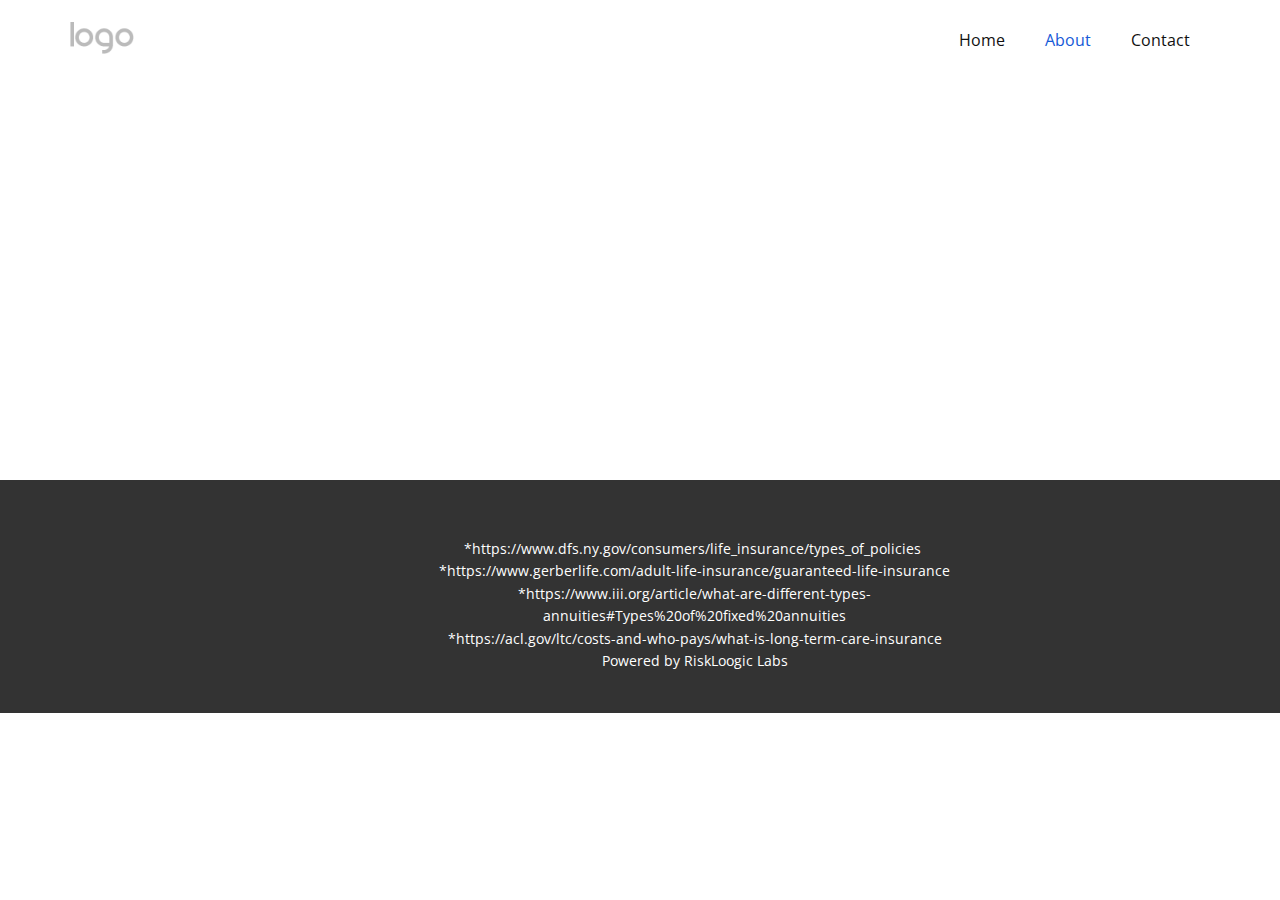
<file: About.html>
<!DOCTYPE html>
<html style="font-size: 16px;" lang="en"><head>
    <meta name="viewport" content="width=device-width, initial-scale=1.0">
    <meta charset="utf-8">
    <meta name="keywords" content="">
    <meta name="description" content="">
    <title>About</title>
    <link rel="stylesheet" href="nicepage.css" media="screen">
<link rel="stylesheet" href="About.css" media="screen">
    <script class="u-script" type="text/javascript" src="jquery-1.9.1.min.js" defer=""></script>
    <script class="u-script" type="text/javascript" src="nicepage.js" defer=""></script>
    <meta name="generator" content="Nicepage 7.2.3, nicepage.com">
    
    
    
    <link id="u-theme-google-font" rel="stylesheet" href="https://fonts.googleapis.com/css?family=Oswald:200,300,400,500,600,700|Open+Sans:300,300i,400,400i,500,500i,600,600i,700,700i,800,800i">
    <script type="application/ld+json">{
		"@context": "http://schema.org",
		"@type": "Organization",
		"name": "RiskLogic Lab",
		"logo": "images/default-logo.png"
}</script>
    <meta name="theme-color" content="#1659d7">
    <meta property="og:title" content="About">
    <meta property="og:description" content="">
    <meta property="og:type" content="website">
  <meta data-intl-tel-input-cdn-path="intlTelInput/"></head>
  <body data-path-to-root="./" data-include-products="false" class="u-body u-xl-mode" data-lang="en"><header class="u-clearfix u-header u-header" id="sec-3ee5"><div class="u-clearfix u-sheet u-valign-middle u-sheet-1">
        <a href="#" class="u-image u-logo u-image-1">
          <img src="images/default-logo.png" class="u-logo-image u-logo-image-1">
        </a>
        <nav class="u-menu u-menu-one-level u-offcanvas u-menu-1">
          <div class="menu-collapse" style="font-size: 1rem; letter-spacing: 0px;">
            <a class="u-button-style u-custom-left-right-menu-spacing u-custom-padding-bottom u-custom-top-bottom-menu-spacing u-hamburger-link u-nav-link u-text-active-palette-1-base u-text-hover-palette-2-base" href="#">
              <svg class="u-svg-link" viewBox="0 0 24 24"><use xlink:href="#menu-hamburger"></use></svg>
              <svg class="u-svg-content" version="1.1" id="menu-hamburger" viewBox="0 0 16 16" x="0px" y="0px" xmlns:xlink="http://www.w3.org/1999/xlink" xmlns="http://www.w3.org/2000/svg"><g><rect y="1" width="16" height="2"></rect><rect y="7" width="16" height="2"></rect><rect y="13" width="16" height="2"></rect>
</g></svg>
            </a>
          </div>
          <div class="u-nav-container">
            <ul class="u-nav u-unstyled u-nav-1"><li class="u-nav-item"><a class="u-button-style u-nav-link u-text-active-palette-1-base u-text-hover-palette-2-base" href="./" style="padding: 10px 20px;">Home</a>
</li><li class="u-nav-item"><a class="u-button-style u-nav-link u-text-active-palette-1-base u-text-hover-palette-2-base" href="About.html" style="padding: 10px 20px;">About</a>
</li><li class="u-nav-item"><a class="u-button-style u-nav-link u-text-active-palette-1-base u-text-hover-palette-2-base" href="Contact.html" style="padding: 10px 20px;">Contact</a>
</li></ul>
          </div>
          <div class="u-nav-container-collapse">
            <div class="u-black u-container-style u-inner-container-layout u-opacity u-opacity-95 u-sidenav">
              <div class="u-inner-container-layout u-sidenav-overflow">
                <div class="u-menu-close"></div>
                <ul class="u-align-center u-nav u-popupmenu-items u-unstyled u-nav-2"><li class="u-nav-item"><a class="u-button-style u-nav-link" href="./">Home</a>
</li><li class="u-nav-item"><a class="u-button-style u-nav-link" href="About.html">About</a>
</li><li class="u-nav-item"><a class="u-button-style u-nav-link" href="Contact.html">Contact</a>
</li></ul>
              </div>
            </div>
            <div class="u-black u-menu-overlay u-opacity u-opacity-70"></div>
          </div>
        </nav>
      </div></header>
    <section class="u-clearfix u-section-1" id="sec-7f48">
      <div class="u-clearfix u-sheet u-sheet-1"></div>
    </section>
    
    
    
    <footer class="u-align-center u-clearfix u-container-align-center u-container-align-center-lg u-container-align-center-xl u-footer u-grey-80 u-footer" id="sec-be6a"><div class="u-clearfix u-sheet u-sheet-1">
        <p class="u-align-center u-small-text u-text u-text-variant u-text-1">*https://www.dfs.ny.gov/consumers/life_insurance/types_of_policies&nbsp;<br>*https://www.gerberlife.com/adult-life-insurance/guaranteed-life-insurance<br>*https://www.iii.org/article/what-are-different-types-annuities#Types%20of%20fixed%20annuities<br>*https://acl.gov/ltc/costs-and-who-pays/what-is-long-term-care-insurance<br>Powered by RiskLoogic Labs
        </p>
      </div></footer>
  
</body></html>
</file>
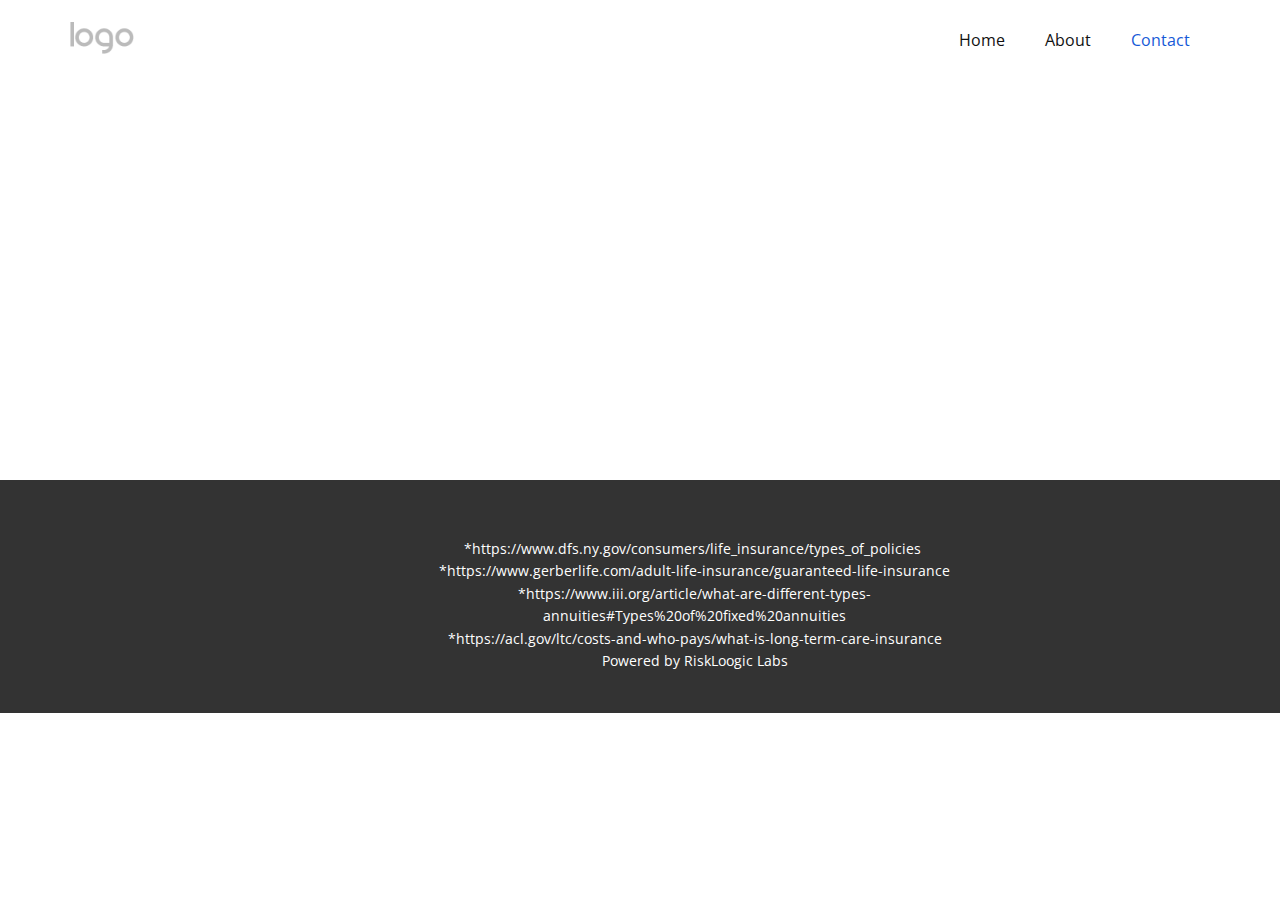
<file: Contact.html>
<!DOCTYPE html>
<html style="font-size: 16px;" lang="en"><head>
    <meta name="viewport" content="width=device-width, initial-scale=1.0">
    <meta charset="utf-8">
    <meta name="keywords" content="">
    <meta name="description" content="">
    <title>Contact</title>
    <link rel="stylesheet" href="nicepage.css" media="screen">
<link rel="stylesheet" href="Contact.css" media="screen">
    <script class="u-script" type="text/javascript" src="jquery-1.9.1.min.js" defer=""></script>
    <script class="u-script" type="text/javascript" src="nicepage.js" defer=""></script>
    <meta name="generator" content="Nicepage 7.2.3, nicepage.com">
    
    
    
    <link id="u-theme-google-font" rel="stylesheet" href="https://fonts.googleapis.com/css?family=Oswald:200,300,400,500,600,700|Open+Sans:300,300i,400,400i,500,500i,600,600i,700,700i,800,800i">
    <script type="application/ld+json">{
		"@context": "http://schema.org",
		"@type": "Organization",
		"name": "RiskLogic Lab",
		"logo": "images/default-logo.png"
}</script>
    <meta name="theme-color" content="#1659d7">
    <meta property="og:title" content="Contact">
    <meta property="og:description" content="">
    <meta property="og:type" content="website">
  <meta data-intl-tel-input-cdn-path="intlTelInput/"></head>
  <body data-path-to-root="./" data-include-products="false" class="u-body u-xl-mode" data-lang="en"><header class="u-clearfix u-header u-header" id="sec-3ee5"><div class="u-clearfix u-sheet u-valign-middle u-sheet-1">
        <a href="#" class="u-image u-logo u-image-1">
          <img src="images/default-logo.png" class="u-logo-image u-logo-image-1">
        </a>
        <nav class="u-menu u-menu-one-level u-offcanvas u-menu-1">
          <div class="menu-collapse" style="font-size: 1rem; letter-spacing: 0px;">
            <a class="u-button-style u-custom-left-right-menu-spacing u-custom-padding-bottom u-custom-top-bottom-menu-spacing u-hamburger-link u-nav-link u-text-active-palette-1-base u-text-hover-palette-2-base" href="#">
              <svg class="u-svg-link" viewBox="0 0 24 24"><use xlink:href="#menu-hamburger"></use></svg>
              <svg class="u-svg-content" version="1.1" id="menu-hamburger" viewBox="0 0 16 16" x="0px" y="0px" xmlns:xlink="http://www.w3.org/1999/xlink" xmlns="http://www.w3.org/2000/svg"><g><rect y="1" width="16" height="2"></rect><rect y="7" width="16" height="2"></rect><rect y="13" width="16" height="2"></rect>
</g></svg>
            </a>
          </div>
          <div class="u-nav-container">
            <ul class="u-nav u-unstyled u-nav-1"><li class="u-nav-item"><a class="u-button-style u-nav-link u-text-active-palette-1-base u-text-hover-palette-2-base" href="./" style="padding: 10px 20px;">Home</a>
</li><li class="u-nav-item"><a class="u-button-style u-nav-link u-text-active-palette-1-base u-text-hover-palette-2-base" href="About.html" style="padding: 10px 20px;">About</a>
</li><li class="u-nav-item"><a class="u-button-style u-nav-link u-text-active-palette-1-base u-text-hover-palette-2-base" href="Contact.html" style="padding: 10px 20px;">Contact</a>
</li></ul>
          </div>
          <div class="u-nav-container-collapse">
            <div class="u-black u-container-style u-inner-container-layout u-opacity u-opacity-95 u-sidenav">
              <div class="u-inner-container-layout u-sidenav-overflow">
                <div class="u-menu-close"></div>
                <ul class="u-align-center u-nav u-popupmenu-items u-unstyled u-nav-2"><li class="u-nav-item"><a class="u-button-style u-nav-link" href="./">Home</a>
</li><li class="u-nav-item"><a class="u-button-style u-nav-link" href="About.html">About</a>
</li><li class="u-nav-item"><a class="u-button-style u-nav-link" href="Contact.html">Contact</a>
</li></ul>
              </div>
            </div>
            <div class="u-black u-menu-overlay u-opacity u-opacity-70"></div>
          </div>
        </nav>
      </div></header>
    <section class="u-clearfix u-section-1" id="sec-ca71">
      <div class="u-clearfix u-sheet u-sheet-1"></div>
    </section>
    
    
    
    <footer class="u-align-center u-clearfix u-container-align-center u-container-align-center-lg u-container-align-center-xl u-footer u-grey-80 u-footer" id="sec-be6a"><div class="u-clearfix u-sheet u-sheet-1">
        <p class="u-align-center u-small-text u-text u-text-variant u-text-1">*https://www.dfs.ny.gov/consumers/life_insurance/types_of_policies&nbsp;<br>*https://www.gerberlife.com/adult-life-insurance/guaranteed-life-insurance<br>*https://www.iii.org/article/what-are-different-types-annuities#Types%20of%20fixed%20annuities<br>*https://acl.gov/ltc/costs-and-who-pays/what-is-long-term-care-insurance<br>Powered by RiskLoogic Labs
        </p>
      </div></footer>
  
</body></html>
</file>
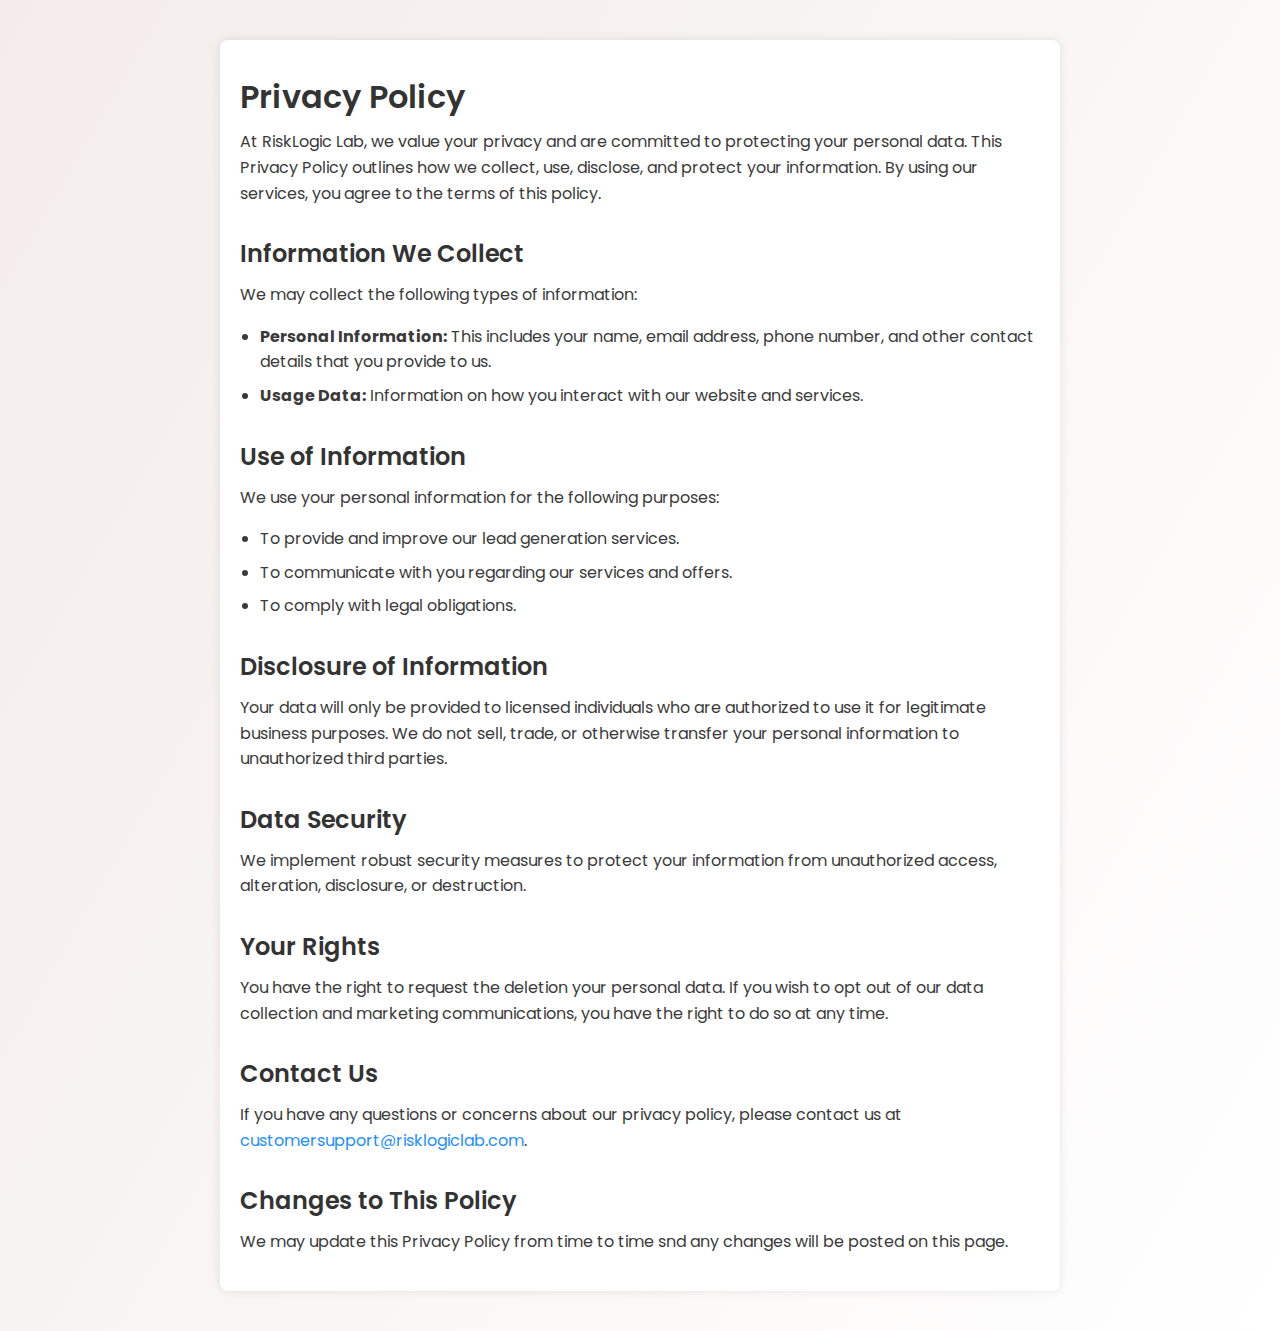
<file: privacypolicy.html>
<!DOCTYPE html>
<html lang="en">
<head>
    <meta charset="UTF-8">
    <meta name="viewport" content="width=device-width, initial-scale=1.0">
    <title>Privacy Policy - RiskLogic Lab</title>
    <link href="https://fonts.googleapis.com/css2?family=Poppins:wght@400;600&display=swap" rel="stylesheet">
    <style>
        /* General Styles */
        body {
            font-family: 'Poppins', sans-serif;
            margin: 0;
            padding: 0;
            line-height: 1;
            color: #3A3A3A;
            background: linear-gradient(120deg, #F3ECEA, #FFFFFF);
        }

        /* Container */
        .container {
            max-width: 800px;
            margin: 40px auto;
            padding: 20px;
            background: #FFFFFF;
            box-shadow: 0 0 10px rgba(0, 0, 0, 0.1);
            border-radius: 8px;
        }

        /* Headings */
        h1, h2 {
            color: #333;
            font-weight: 600;
        }

        h1 {
            font-size: 2em;
            margin-bottom: 0.5em;
        }

        h2 {
            font-size: 1.5em;
            margin-top: 1.5em;
            margin-bottom: 0.5em;
        }

        /* Paragraphs and Lists */
        p, ul {
            font-size: 1em;
            line-height: 1.6;
            margin: 1em 0;
        }

        ul {
            padding-left: 20px;
        }

        li {
            margin-bottom: 0.5em;
        }

        /* Links */
        a {
            color: #1e90ff;
            text-decoration: none;
        }

        a:hover {
            text-decoration: underline;
        }
    </style>
</head>
<body>
    <div class="container">
        <h1>Privacy Policy</h1>
        <p>At RiskLogic Lab, we value your privacy and are committed to protecting your personal data. This Privacy Policy outlines how we collect, use, disclose, and protect your information. By using our services, you agree to the terms of this policy.</p>

        <h2>Information We Collect</h2>
        <p>We may collect the following types of information:</p>
        <ul>
            <li><strong>Personal Information:</strong> This includes your name, email address, phone number, and other contact details that you provide to us.</li>
            <li><strong>Usage Data:</strong> Information on how you interact with our website and services.</li>
        </ul>

        <h2>Use of Information</h2>
        <p>We use your personal information for the following purposes:</p>
        <ul>
            <li>To provide and improve our lead generation services.</li>
            <li>To communicate with you regarding our services and offers.</li>
            <li>To comply with legal obligations.</li>
        </ul>

        <h2>Disclosure of Information</h2>
        <p>Your data will only be provided to licensed individuals who are authorized to use it for legitimate business purposes. We do not sell, trade, or otherwise transfer your personal information to unauthorized third parties.</p>

        <h2>Data Security</h2>
        <p>We implement robust security measures to protect your information from unauthorized access, alteration, disclosure, or destruction.</p>

        <h2>Your Rights</h2>
        <p>You have the right to request the deletion your personal data. If you wish to opt out of our data collection and marketing communications, you have the right to do so at any time. </p>

        <h2>Contact Us</h2>
        <p>If you have any questions or concerns about our privacy policy, please contact us at <a href="mailto:customersupport@risklogiclab.com">customersupport@risklogiclab.com</a>.</p>

        <h2>Changes to This Policy</h2>
        <p>We may update this Privacy Policy from time to time snd any changes will be posted on this page.</p>
    </div>
</body>
</html>
</file>
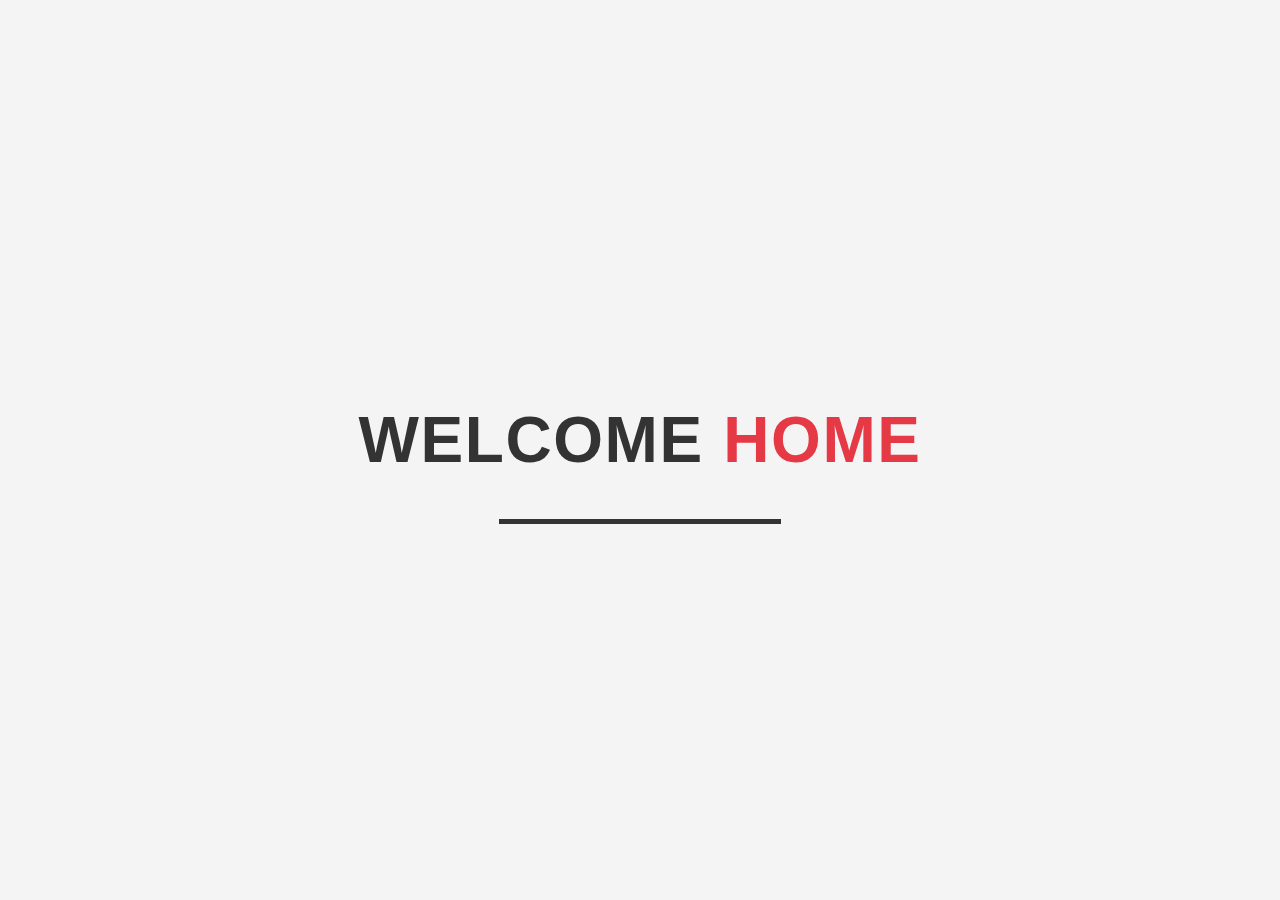
<file: welcome.html>
<!DOCTYPE html>
<html lang="en">
<head>
    <meta charset="UTF-8">
    <meta name="viewport" content="width=device-width, initial-scale=1.0">
    <title>Welcome Home</title>
    <style>
        body {
            display: flex;
            justify-content: center;
            align-items: center;
            height: 100vh;
            margin: 0;
            background-color: #f4f4f4; /* Light neutral background */
            font-family: 'Helvetica Neue', Helvetica, Arial, sans-serif;
        }

        h1 {
            font-size: 4rem;
            color: #333;
            text-transform: uppercase;
            letter-spacing: 0.1rem;
            font-weight: bold;
            text-align: center;
        }

        h1 span {
            color: #E63946; /* A bold red accent */
        }

        .container {
            text-align: center;
        }

        .line {
            width: 50%;
            height: 5px;
            background-color: #333;
            margin: 1rem auto;
        }
    </style>
</head>
<body>
    <div class="container">
        <h1>Welcome <span>Home</span></h1>
        <div class="line"></div>
    </div>
</body>
</html>
</file>
